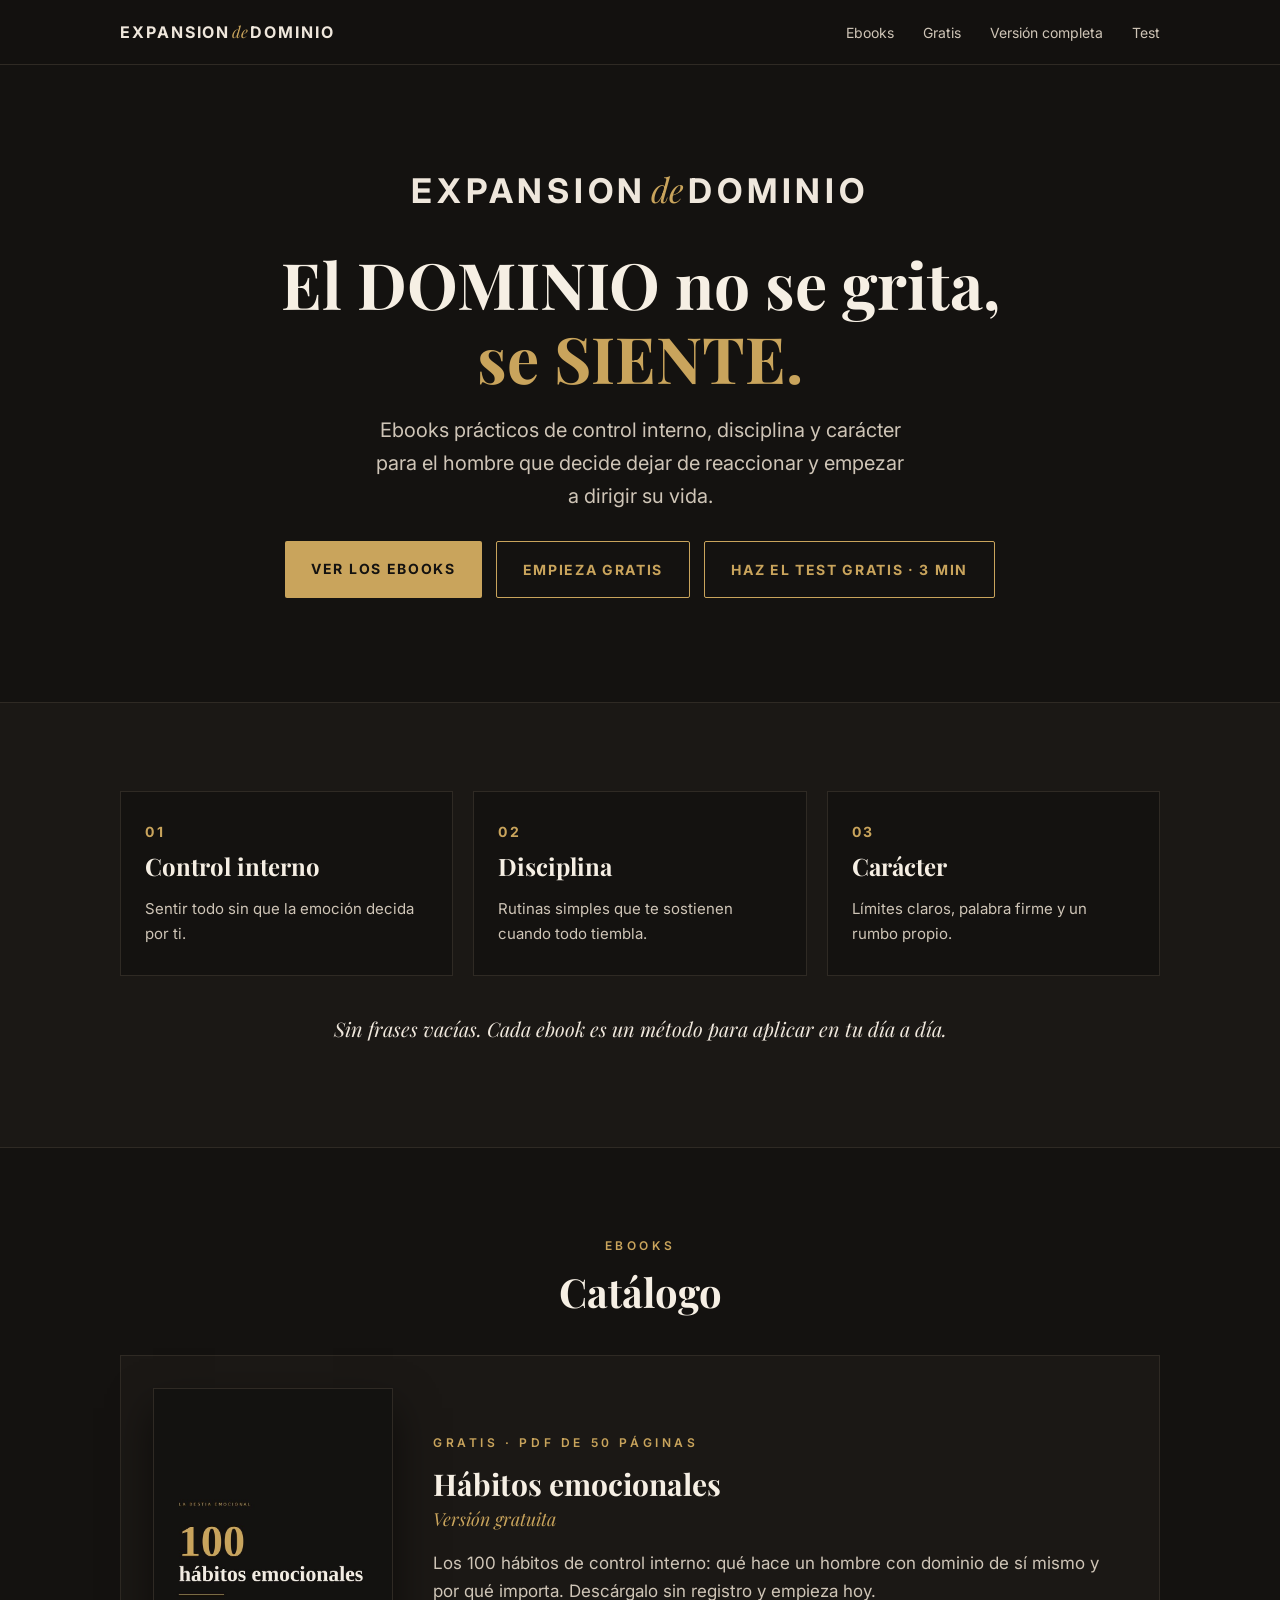
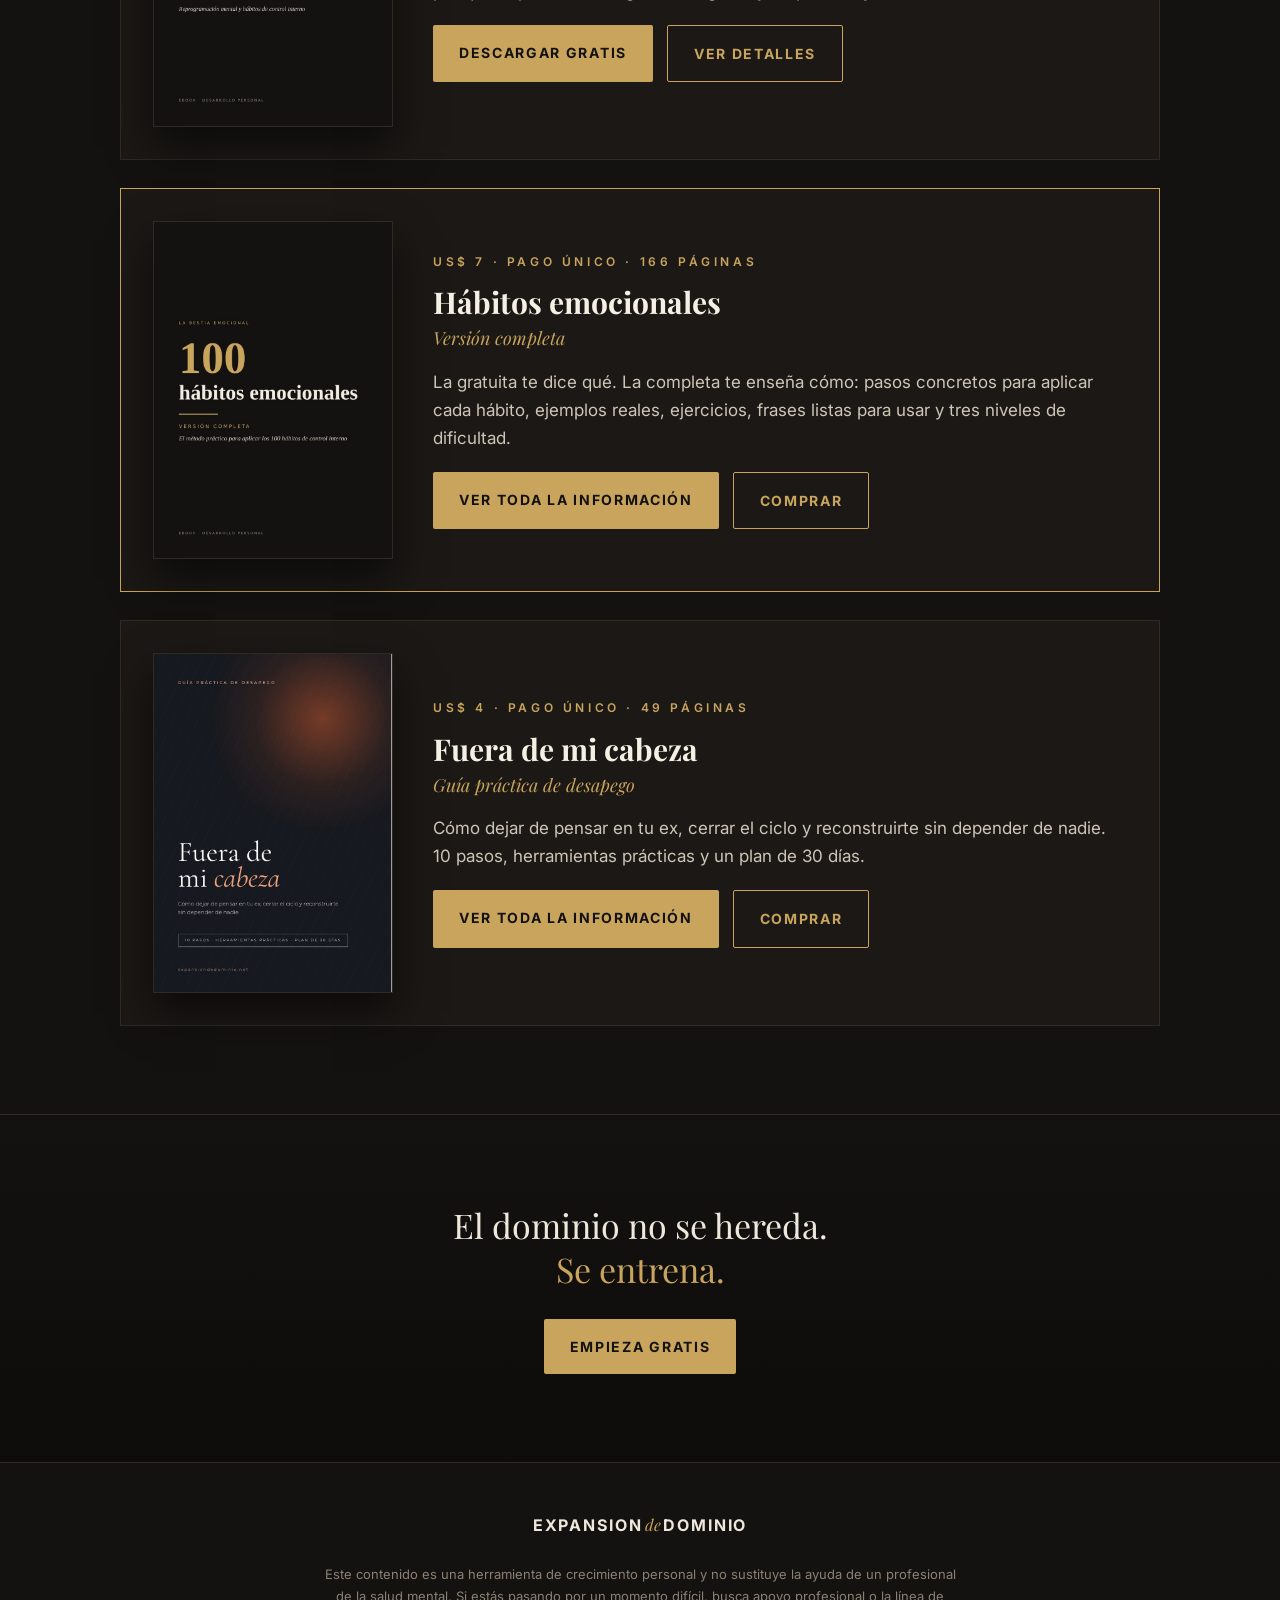
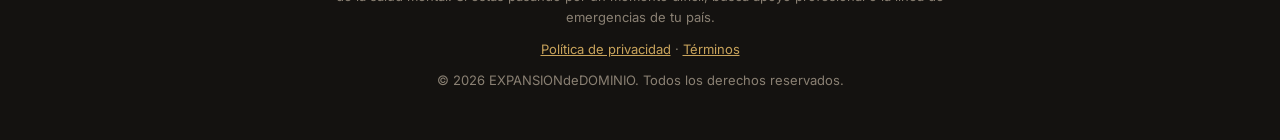
<file: site/index.html>
<!doctype html>
<html lang="es">
<head>
<meta charset="utf-8">
<meta name="viewport" content="width=device-width, initial-scale=1">
<title>EXPANSIONdeDOMINIO · Ebooks de control interno, disciplina y carácter</title>
<meta name="description" content="Ebooks prácticos de control interno, disciplina y carácter para el hombre que decide dejar de reaccionar y empezar a dirigir su vida. Empieza gratis.">
<link rel="canonical" href="__SITE__/">
<meta property="og:type" content="website">
<meta property="og:locale" content="es_LA">
<meta property="og:site_name" content="EXPANSIONdeDOMINIO">
<meta property="og:title" content="EXPANSIONdeDOMINIO · El DOMINIO no se grita, se SIENTE">
<meta property="og:description" content="Ebooks prácticos de control interno, disciplina y carácter para el hombre que decide dejar de reaccionar y empezar a dirigir su vida. Empieza gratis.">
<meta property="og:url" content="__SITE__/">
<meta property="og:image" content="__SITE__/og-inicio.jpg">
<meta property="og:image:width" content="1200">
<meta property="og:image:height" content="630">
<meta name="twitter:card" content="summary_large_image">
<script type="application/ld+json">
{"@context":"https://schema.org","@type":"WebSite","name":"EXPANSIONdeDOMINIO","url":"__SITE__/","inLanguage":"es"}
</script>
<link rel="icon" href="__SITE__/favicon.ico" sizes="any">
<link rel="icon" type="image/png" sizes="32x32" href="__SITE__/favicon-32.png">
<link rel="apple-touch-icon" href="__SITE__/apple-touch-icon.png">
<meta name="theme-color" content="#141210">
<link rel="preconnect" href="https://fonts.googleapis.com">
<link rel="preconnect" href="https://fonts.gstatic.com" crossorigin>
<link href="https://fonts.googleapis.com/css2?family=Inter:wght@400;600;700&family=Playfair+Display:ital,wght@0,600;0,700;1,400&display=swap" rel="stylesheet">
<link rel="stylesheet" href="estilos.css">
</head>
<body>

<header class="top">
  <div class="wrap top-in">
    <a href="./" class="logo">EXPANSION<span>de</span>DOMINIO</a>
    <nav>
      <a href="#ebooks">Ebooks</a>
      <a href="habitos-emocionales/#gratis">Gratis</a>
      <a href="habitos-emocionales/#completa">Versión completa</a>
      <a href="test/">Test</a>
    </nav>
  </div>
</header>

<main>

  <!-- PORTADA DE LA MARCA -->
  <section class="hero home-hero">
    <div class="wrap narrow center">
      <div class="brand-big">EXPANSION<span>de</span>DOMINIO</div>
      <h1>El DOMINIO no se grita,<br><span>se SIENTE.</span></h1>
      <p class="lead center-lead">Ebooks prácticos de control interno, disciplina y carácter para el hombre que decide dejar de reaccionar y empezar a dirigir su vida.</p>
      <div class="ctas center">
        <a class="btn btn-gold" href="#ebooks">Ver los ebooks</a>
        <a class="btn btn-line" href="habitos-emocionales/#gratis">Empieza gratis</a>
        <a class="btn btn-line" href="test/">Haz el test gratis · 3 min</a>
      </div>
    </div>
  </section>

  <!-- PILARES -->
  <section class="block alt">
    <div class="wrap">
      <div class="pillars">
        <div class="pillar">
          <span>01</span>
          <h3>Control interno</h3>
          <p>Sentir todo sin que la emoción decida por ti.</p>
        </div>
        <div class="pillar">
          <span>02</span>
          <h3>Disciplina</h3>
          <p>Rutinas simples que te sostienen cuando todo tiembla.</p>
        </div>
        <div class="pillar">
          <span>03</span>
          <h3>Carácter</h3>
          <p>Límites claros, palabra firme y un rumbo propio.</p>
        </div>
      </div>
      <p class="note center">Sin frases vacías. Cada ebook es un método para aplicar en tu día a día.</p>
    </div>
  </section>

  <!-- CATÁLOGO -->
  <section class="block" id="ebooks">
    <div class="wrap">
      <div class="center narrow">
        <div class="kicker">Ebooks</div>
        <h2>Catálogo</h2>
      </div>

      <div class="catalog">
        <article class="book">
          <a href="habitos-emocionales/#gratis" class="book-cover">
            <img src="habitos-emocionales/img/portada-gratuita.jpg" alt="Portada de Hábitos emocionales, versión gratuita" width="320" height="452" loading="lazy">
          </a>
          <div class="book-body">
            <div class="kicker">Gratis · PDF de 50 páginas</div>
            <h3>Hábitos emocionales</h3>
            <p class="book-sub">Versión gratuita</p>
            <p>Los 100 hábitos de control interno: qué hace un hombre con dominio de sí mismo y por qué importa. Descárgalo sin registro y empieza hoy.</p>
            <div class="ctas">
              <a class="btn btn-gold" href="habitos-emocionales/descargas/habitos-emocionales-version-gratuita.pdf" download>Descargar gratis</a>
              <a class="btn btn-line" href="habitos-emocionales/#gratis">Ver detalles</a>
            </div>
          </div>
        </article>

        <article class="book featured">
          <a href="habitos-emocionales/#completa" class="book-cover">
            <img src="habitos-emocionales/img/portada-completa.jpg" alt="Portada de Hábitos emocionales, versión completa" width="320" height="452" loading="lazy">
          </a>
          <div class="book-body">
            <div class="kicker">US$ 7 · Pago único · 166 páginas</div>
            <h3>Hábitos emocionales</h3>
            <p class="book-sub">Versión completa</p>
            <p>La gratuita te dice qué. La completa te enseña cómo: pasos concretos para aplicar cada hábito, ejemplos reales, ejercicios, frases listas para usar y tres niveles de dificultad.</p>
            <div class="ctas">
              <a class="btn btn-gold" href="habitos-emocionales/#completa">Ver toda la información</a>
              <a class="btn btn-line" href="habitos-emocionales/comprar">Comprar</a>
            </div>
          </div>
        </article>

        <article class="book">
          <a href="fuera-de-mi-cabeza/" class="book-cover">
            <img src="fuera-de-mi-cabeza/img/portada.jpg" alt="Portada de Fuera de mi cabeza, guía práctica de desapego" width="320" height="454" loading="lazy">
          </a>
          <div class="book-body">
            <div class="kicker">US$ 4 · Pago único · 49 páginas</div>
            <h3>Fuera de mi cabeza</h3>
            <p class="book-sub">Guía práctica de desapego</p>
            <p>Cómo dejar de pensar en tu ex, cerrar el ciclo y reconstruirte sin depender de nadie. 10 pasos, herramientas prácticas y un plan de 30 días.</p>
            <div class="ctas">
              <a class="btn btn-gold" href="fuera-de-mi-cabeza/">Ver toda la información</a>
              <a class="btn btn-line" href="fuera-de-mi-cabeza/comprar">Comprar</a>
            </div>
          </div>
        </article>
      </div>
    </div>
  </section>

  <!-- CIERRE -->
  <section class="block final">
    <div class="wrap narrow center">
      <p class="closing">El dominio no se hereda.<br><span>Se entrena.</span></p>
      <div class="ctas center">
        <a class="btn btn-gold" href="habitos-emocionales/#gratis">Empieza gratis</a>
      </div>
    </div>
  </section>

</main>

<footer>
  <div class="wrap">
    <div class="logo">EXPANSION<span>de</span>DOMINIO</div>
    <p class="small">Este contenido es una herramienta de crecimiento personal y no sustituye la ayuda de un profesional de la salud mental. Si estás pasando por un momento difícil, busca apoyo profesional o la línea de emergencias de tu país.</p>
    <p class="small"><a href="privacidad.html">Política de privacidad</a> · <a href="terminos.html">Términos</a></p>
    <p class="small">© <span id="y">2026</span> EXPANSIONdeDOMINIO. Todos los derechos reservados.</p>
  </div>
</footer>

<script>document.getElementById('y').textContent = new Date().getFullYear();</script>
</body>
</html>
</file>
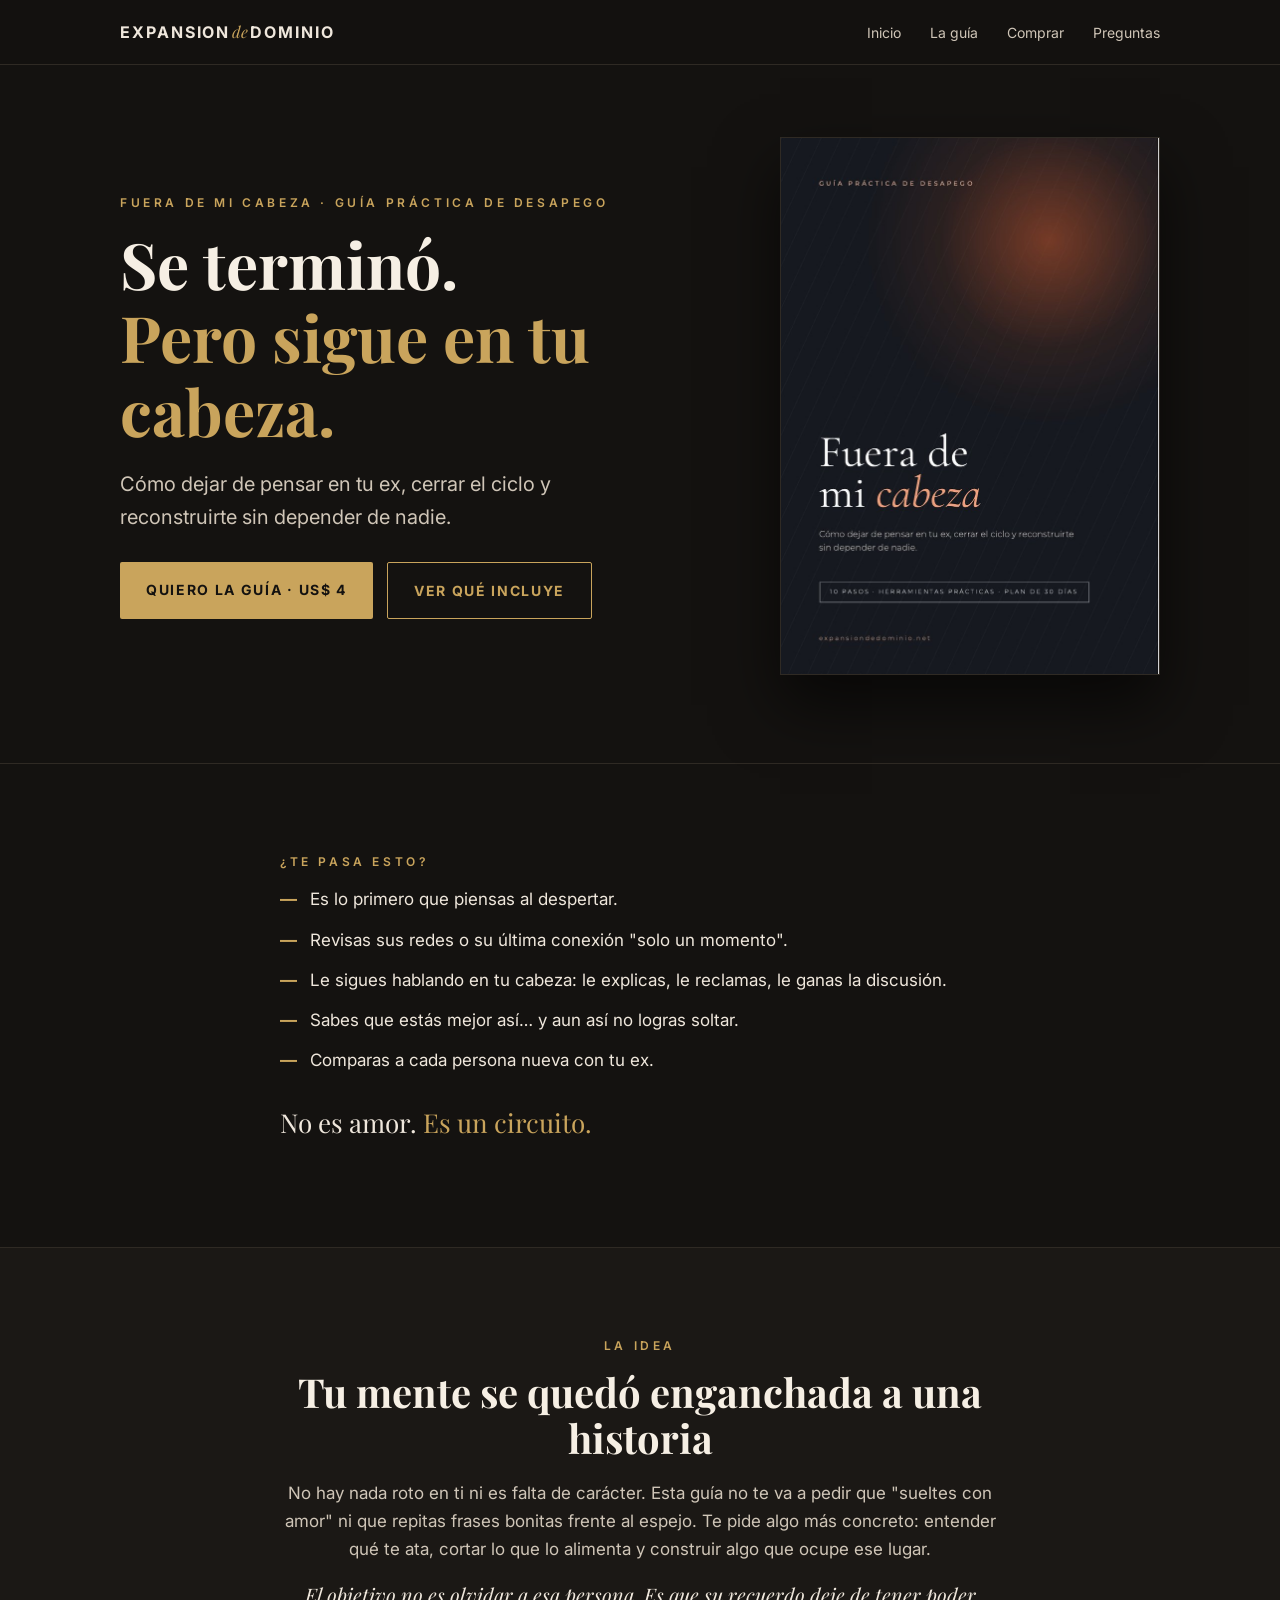
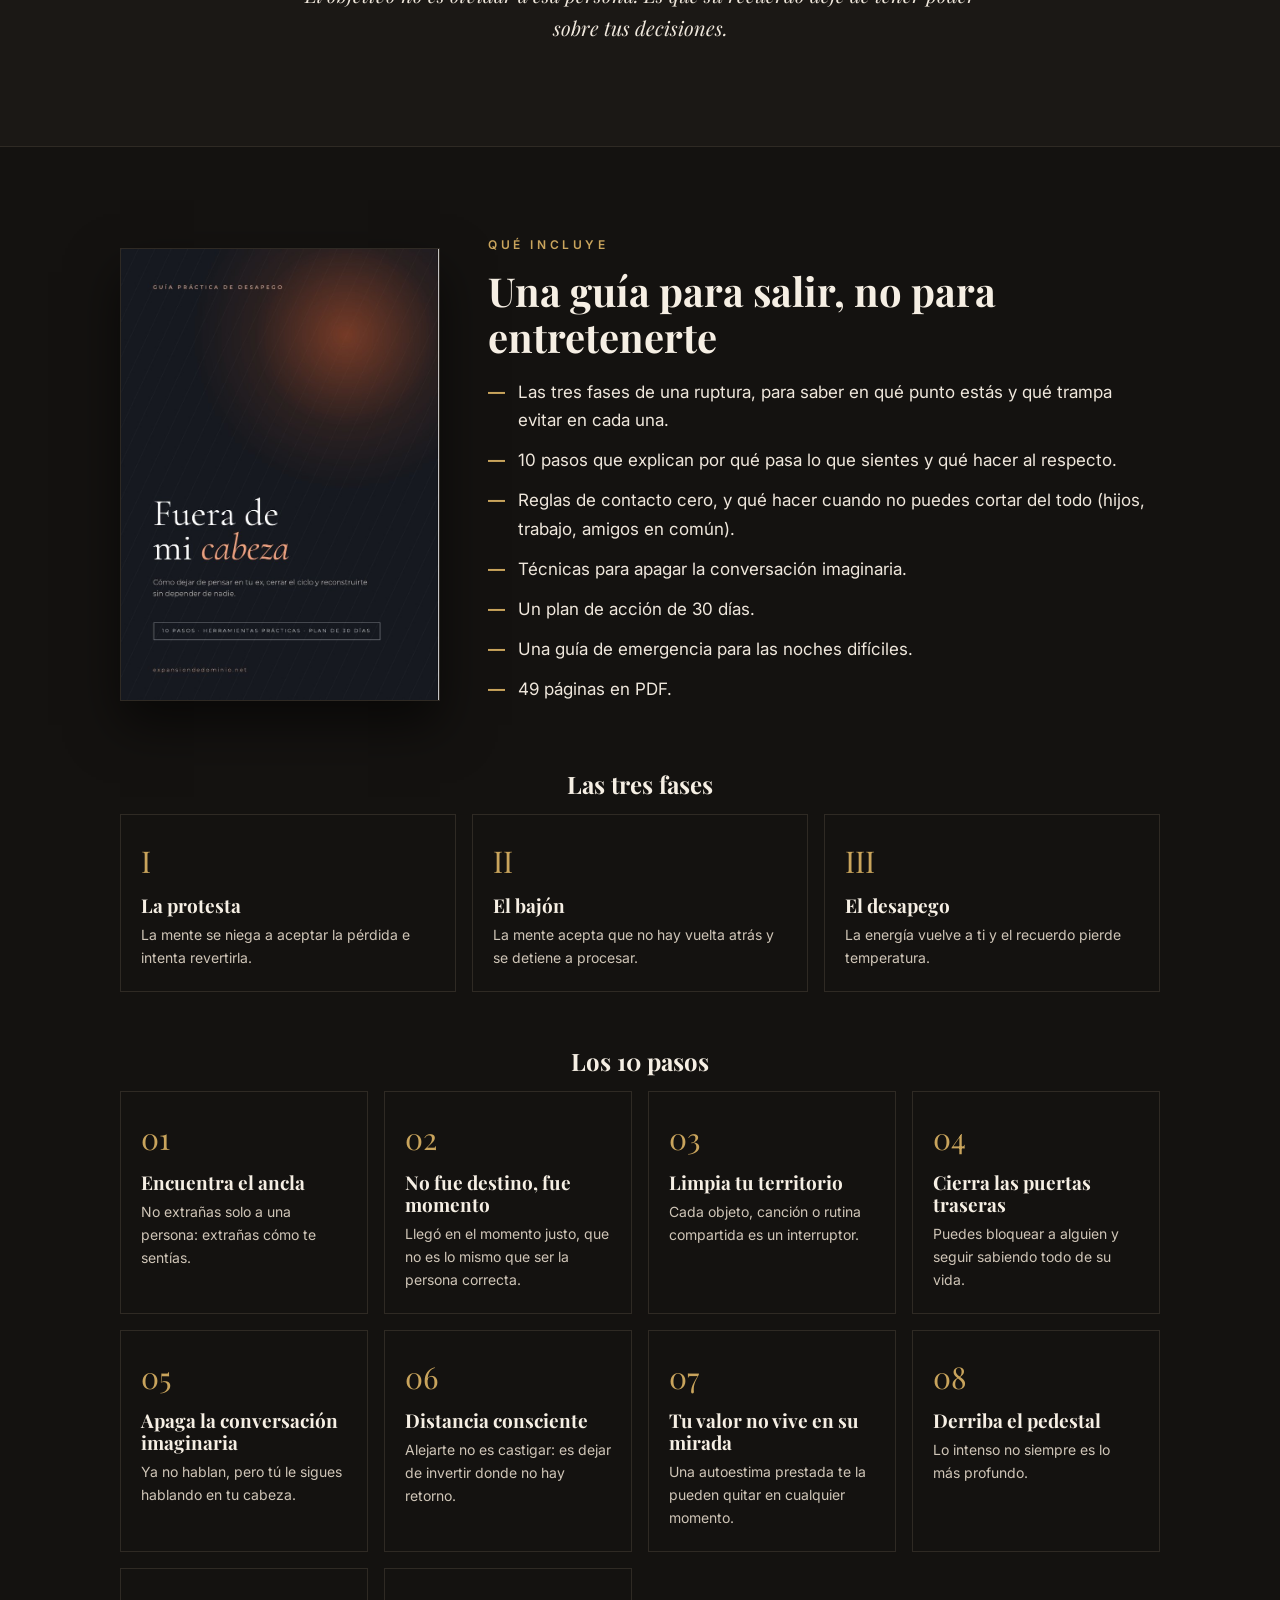
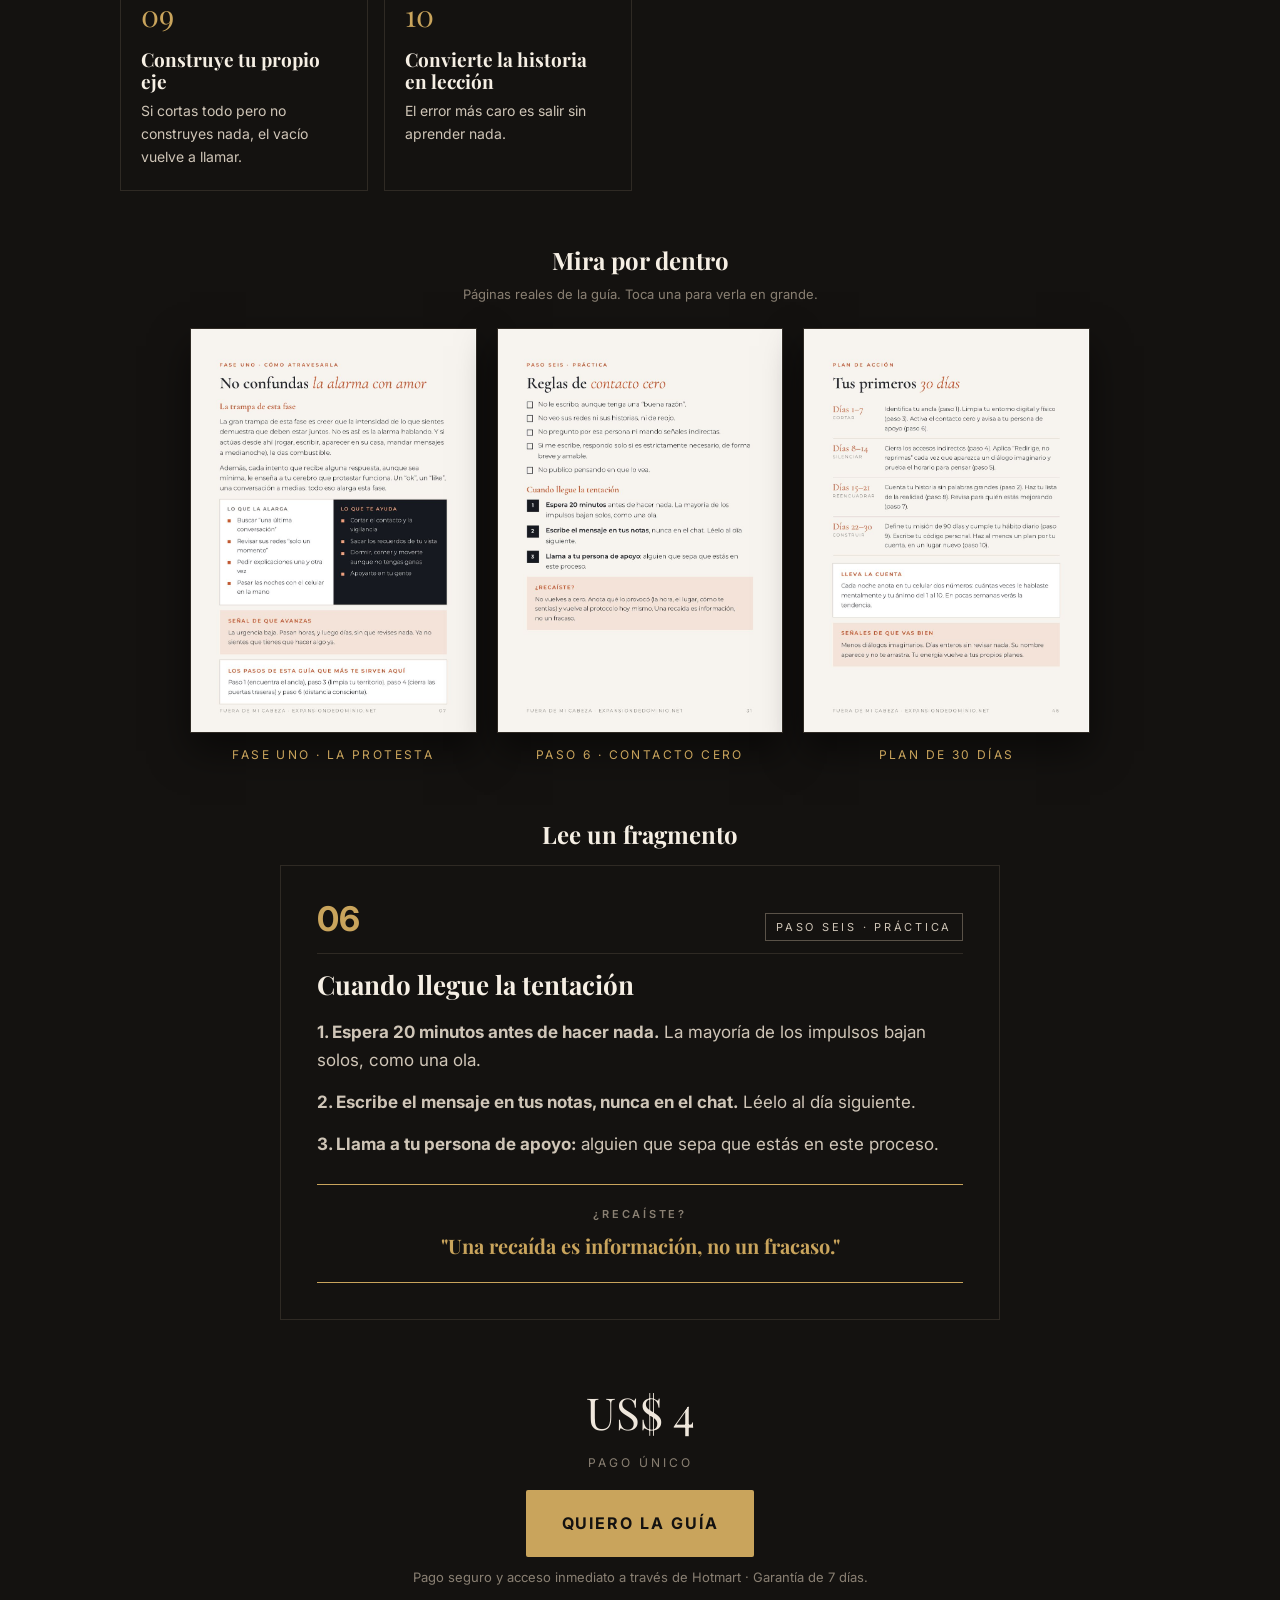
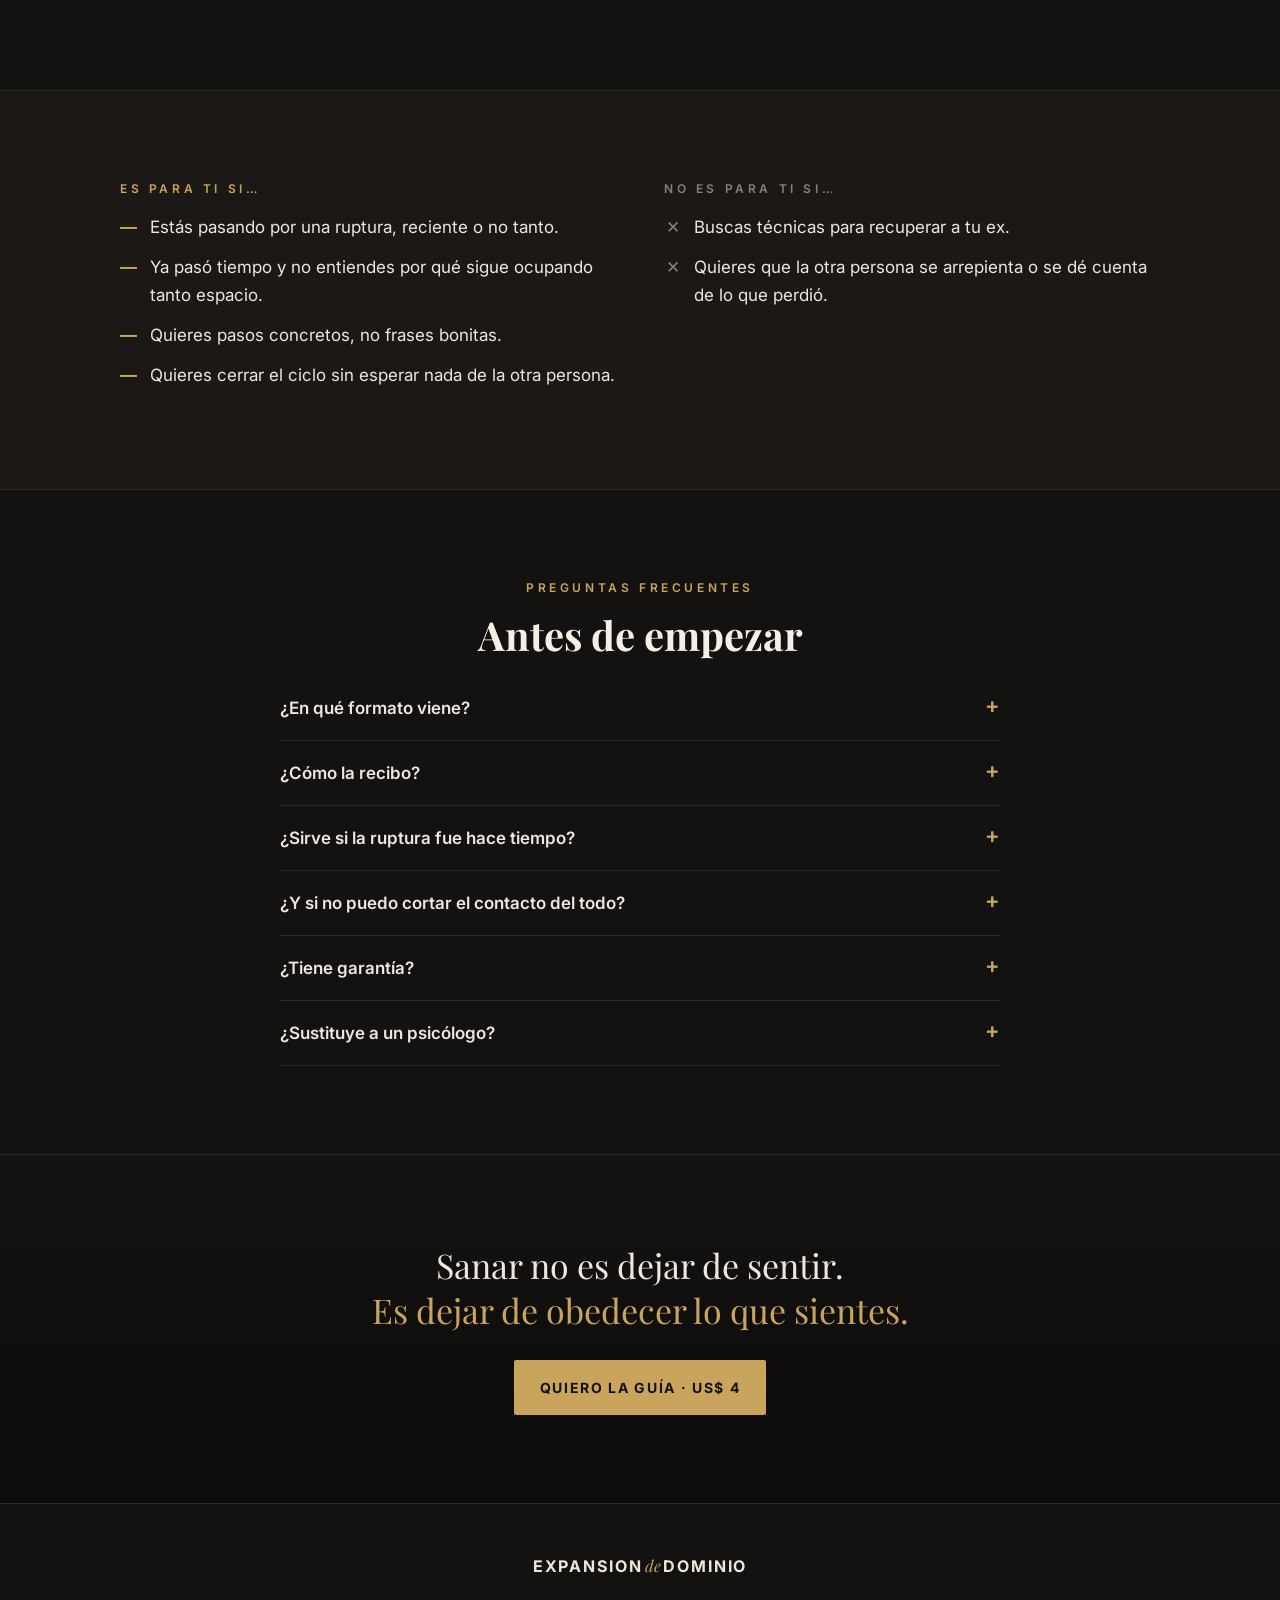
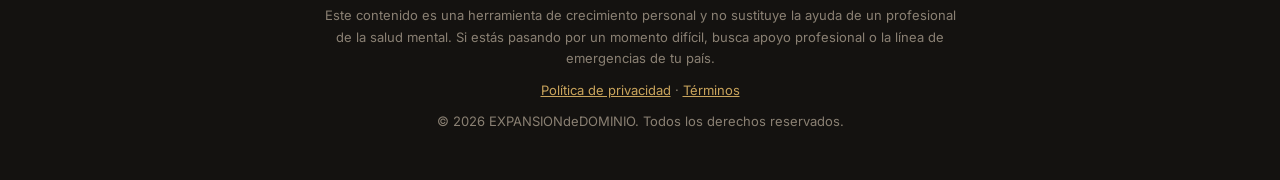
<file: site/fuera-de-mi-cabeza/index.html>
<!doctype html>
<html lang="es">
<head>
<meta charset="utf-8">
<meta name="viewport" content="width=device-width, initial-scale=1">
<title>Fuera de mi cabeza · Guía práctica de desapego · EXPANSIONdeDOMINIO</title>
<meta name="description" content="Cómo dejar de pensar en tu ex, cerrar el ciclo y reconstruirte sin depender de nadie. 10 pasos, herramientas prácticas y un plan de 30 días. PDF de 49 páginas por US$ 4.">
<link rel="canonical" href="__SITE__/fuera-de-mi-cabeza/">
<meta property="og:type" content="product">
<meta property="og:locale" content="es_LA">
<meta property="og:site_name" content="EXPANSIONdeDOMINIO">
<meta property="og:title" content="Fuera de mi cabeza · Guía práctica de desapego">
<meta property="og:description" content="Deja de pensar en tu ex, cierra el ciclo y reconstrúyete sin depender de nadie. 10 pasos y un plan de 30 días.">
<meta property="og:url" content="__SITE__/fuera-de-mi-cabeza/">
<meta property="og:image" content="__SITE__/fuera-de-mi-cabeza/img/og.jpg">
<meta property="og:image:width" content="1200">
<meta property="og:image:height" content="630">
<meta name="twitter:card" content="summary_large_image">
<script type="application/ld+json">
{"@context":"https://schema.org","@type":"Product","name":"Fuera de mi cabeza · Guía práctica de desapego","description":"Ebook de 49 páginas: cómo dejar de pensar en tu ex, cerrar el ciclo y reconstruirte sin depender de nadie. 10 pasos, herramientas prácticas y un plan de 30 días.","image":"__SITE__/fuera-de-mi-cabeza/img/portada.jpg","brand":{"@type":"Brand","name":"EXPANSIONdeDOMINIO"},"inLanguage":"es","offers":{"@type":"Offer","price":"4.00","priceCurrency":"USD","availability":"https://schema.org/InStock","url":"__SITE__/fuera-de-mi-cabeza/"}}
</script>
<link rel="icon" href="__SITE__/favicon.ico" sizes="any">
<link rel="icon" type="image/png" sizes="32x32" href="__SITE__/favicon-32.png">
<link rel="apple-touch-icon" href="__SITE__/apple-touch-icon.png">
<meta name="theme-color" content="#141210">
<link rel="preconnect" href="https://fonts.googleapis.com">
<link rel="preconnect" href="https://fonts.gstatic.com" crossorigin>
<link href="https://fonts.googleapis.com/css2?family=Inter:wght@400;600;700&family=Playfair+Display:ital,wght@0,600;0,700;1,400&display=swap" rel="stylesheet">
<link rel="stylesheet" href="../estilos.css">
</head>
<body>

<header class="top">
  <div class="wrap top-in">
    <a href="../" class="logo">EXPANSION<span>de</span>DOMINIO</a>
    <nav>
      <a href="../">Inicio</a>
      <a href="#guia">La guía</a>
      <a href="#comprar">Comprar</a>
      <a href="#faq">Preguntas</a>
    </nav>
  </div>
</header>

<main>

  <!-- 1. PORTADA -->
  <section class="hero">
    <div class="wrap hero-in">
      <div class="hero-text">
        <div class="kicker">Fuera de mi cabeza · Guía práctica de desapego</div>
        <h1>Se terminó.<br><span>Pero sigue en tu cabeza.</span></h1>
        <p class="lead">Cómo dejar de pensar en tu ex, cerrar el ciclo y reconstruirte sin depender de nadie.</p>
        <div class="ctas">
          <a class="btn btn-gold" href="#comprar">Quiero la guía · US$ 4</a>
          <a class="btn btn-line" href="#guia">Ver qué incluye</a>
        </div>
      </div>
      <div class="hero-img">
        <img src="img/portada.jpg" alt="Portada del ebook Fuera de mi cabeza, guía práctica de desapego" width="380" height="539">
      </div>
    </div>
  </section>

  <!-- 2. ¿TE PASA? -->
  <section class="block">
    <div class="wrap narrow">
      <div class="kicker">¿Te pasa esto?</div>
      <ul class="checks">
        <li>Es lo primero que piensas al despertar.</li>
        <li>Revisas sus redes o su última conexión "solo un momento".</li>
        <li>Le sigues hablando en tu cabeza: le explicas, le reclamas, le ganas la discusión.</li>
        <li>Sabes que estás mejor así… y aun así no logras soltar.</li>
        <li>Comparas a cada persona nueva con tu ex.</li>
      </ul>
      <p class="punch">No es amor. <span>Es un circuito.</span></p>
    </div>
  </section>

  <!-- 3. LA IDEA -->
  <section class="block alt">
    <div class="wrap narrow center">
      <div class="kicker">La idea</div>
      <h2>Tu mente se quedó enganchada a una historia</h2>
      <p>No hay nada roto en ti ni es falta de carácter. Esta guía no te va a pedir que "sueltes con amor" ni que repitas frases bonitas frente al espejo. Te pide algo más concreto: entender qué te ata, cortar lo que lo alimenta y construir algo que ocupe ese lugar.</p>
      <p class="note">El objetivo no es olvidar a esa persona. Es que su recuerdo deje de tener poder sobre tus decisiones.</p>
    </div>
  </section>

  <!-- 4. QUÉ INCLUYE -->
  <section class="block" id="guia">
    <div class="wrap">
      <div class="split">
        <div class="split-img">
          <img src="img/portada.jpg" alt="Portada de Fuera de mi cabeza" width="320" height="454" loading="lazy">
        </div>
        <div>
          <div class="kicker">Qué incluye</div>
          <h2>Una guía para salir, no para entretenerte</h2>
          <ul class="checks">
            <li>Las tres fases de una ruptura, para saber en qué punto estás y qué trampa evitar en cada una.</li>
            <li>10 pasos que explican por qué pasa lo que sientes y qué hacer al respecto.</li>
            <li>Reglas de contacto cero, y qué hacer cuando no puedes cortar del todo (hijos, trabajo, amigos en común).</li>
            <li>Técnicas para apagar la conversación imaginaria.</li>
            <li>Un plan de acción de 30 días.</li>
            <li>Una guía de emergencia para las noches difíciles.</li>
            <li>49 páginas en PDF.</li>
          </ul>
        </div>
      </div>

      <h3 class="center top-gap">Las tres fases</h3>
      <div class="cards cards-3">
        <div class="card"><span>I</span><h4>La protesta</h4><p>La mente se niega a aceptar la pérdida e intenta revertirla.</p></div>
        <div class="card"><span>II</span><h4>El bajón</h4><p>La mente acepta que no hay vuelta atrás y se detiene a procesar.</p></div>
        <div class="card"><span>III</span><h4>El desapego</h4><p>La energía vuelve a ti y el recuerdo pierde temperatura.</p></div>
      </div>

      <h3 class="center top-gap">Los 10 pasos</h3>
      <div class="cards">
        <div class="card"><span>01</span><h4>Encuentra el ancla</h4><p>No extrañas solo a una persona: extrañas cómo te sentías.</p></div>
        <div class="card"><span>02</span><h4>No fue destino, fue momento</h4><p>Llegó en el momento justo, que no es lo mismo que ser la persona correcta.</p></div>
        <div class="card"><span>03</span><h4>Limpia tu territorio</h4><p>Cada objeto, canción o rutina compartida es un interruptor.</p></div>
        <div class="card"><span>04</span><h4>Cierra las puertas traseras</h4><p>Puedes bloquear a alguien y seguir sabiendo todo de su vida.</p></div>
        <div class="card"><span>05</span><h4>Apaga la conversación imaginaria</h4><p>Ya no hablan, pero tú le sigues hablando en tu cabeza.</p></div>
        <div class="card"><span>06</span><h4>Distancia consciente</h4><p>Alejarte no es castigar: es dejar de invertir donde no hay retorno.</p></div>
        <div class="card"><span>07</span><h4>Tu valor no vive en su mirada</h4><p>Una autoestima prestada te la pueden quitar en cualquier momento.</p></div>
        <div class="card"><span>08</span><h4>Derriba el pedestal</h4><p>Lo intenso no siempre es lo más profundo.</p></div>
        <div class="card"><span>09</span><h4>Construye tu propio eje</h4><p>Si cortas todo pero no construyes nada, el vacío vuelve a llamar.</p></div>
        <div class="card"><span>10</span><h4>Convierte la historia en lección</h4><p>El error más caro es salir sin aprender nada.</p></div>
      </div>

      <h3 class="center top-gap">Mira por dentro</h3>
      <p class="center small gallery-hint">Páginas reales de la guía. Toca una para verla en grande.</p>
      <div class="gallery">
        <a href="img/muestra/fase-uno.jpg" target="_blank" rel="noopener"><img src="img/muestra/fase-uno.jpg" alt="Página de la fase uno: no confundas la alarma con amor" width="909" height="1288" loading="lazy"><span>Fase uno · La protesta</span></a>
        <a href="img/muestra/contacto-cero.jpg" target="_blank" rel="noopener"><img src="img/muestra/contacto-cero.jpg" alt="Página del paso seis: reglas de contacto cero" width="909" height="1288" loading="lazy"><span>Paso 6 · Contacto cero</span></a>
        <a href="img/muestra/plan-30-dias.jpg" target="_blank" rel="noopener"><img src="img/muestra/plan-30-dias.jpg" alt="Página del plan de acción de 30 días" width="909" height="1288" loading="lazy"><span>Plan de 30 días</span></a>
      </div>

      <h3 class="center top-gap">Lee un fragmento</h3>
      <div class="sample">
        <div class="sample-meta"><span class="num">06</span><span class="lvl">Paso seis · Práctica</span></div>
        <h4>Cuando llegue la tentación</h4>
        <p><strong>1. Espera 20 minutos antes de hacer nada.</strong> La mayoría de los impulsos bajan solos, como una ola.</p>
        <p><strong>2. Escribe el mensaje en tus notas, nunca en el chat.</strong> Léelo al día siguiente.</p>
        <p><strong>3. Llama a tu persona de apoyo:</strong> alguien que sepa que estás en este proceso.</p>
        <div class="sample-rule">
          <div class="sample-label">¿Recaíste?</div>
          <p>"Una recaída es información, no un fracaso."</p>
        </div>
      </div>

      <div class="buy" id="comprar">
        <div class="price">US$ 4 <span class="price-note">pago único</span></div>
        <!-- "comprar" redirige al enlace de Hotmart (se configura en deploy/nginx.conf) y cuenta los clics en las estadísticas -->
        <a class="btn btn-gold btn-big" href="comprar">Quiero la guía</a>
        <p class="small">Pago seguro y acceso inmediato a través de Hotmart · Garantía de 7 días.</p>
      </div>
    </div>
  </section>

  <!-- 5. PARA QUIÉN ES -->
  <section class="block alt">
    <div class="wrap two">
      <div>
        <div class="kicker">Es para ti si…</div>
        <ul class="checks">
          <li>Estás pasando por una ruptura, reciente o no tanto.</li>
          <li>Ya pasó tiempo y no entiendes por qué sigue ocupando tanto espacio.</li>
          <li>Quieres pasos concretos, no frases bonitas.</li>
          <li>Quieres cerrar el ciclo sin esperar nada de la otra persona.</li>
        </ul>
      </div>
      <div>
        <div class="kicker muted">No es para ti si…</div>
        <ul class="crosses">
          <li>Buscas técnicas para recuperar a tu ex.</li>
          <li>Quieres que la otra persona se arrepienta o se dé cuenta de lo que perdió.</li>
        </ul>
      </div>
    </div>
  </section>

  <!-- 6. PREGUNTAS FRECUENTES -->
  <section class="block" id="faq">
    <div class="wrap narrow">
      <div class="kicker center">Preguntas frecuentes</div>
      <h2 class="center">Antes de empezar</h2>
      <details><summary>¿En qué formato viene?</summary><p>En PDF de 49 páginas, para leer en el móvil, la tableta o el ordenador.</p></details>
      <details><summary>¿Cómo la recibo?</summary><p>Al comprar, Hotmart te envía el acceso a tu correo de inmediato.</p></details>
      <details><summary>¿Sirve si la ruptura fue hace tiempo?</summary><p>Sí. La guía empieza por las tres fases de una ruptura para que identifiques en qué punto estás, sea reciente o haya pasado tiempo.</p></details>
      <details><summary>¿Y si no puedo cortar el contacto del todo?</summary><p>El paso 6 tiene una parte dedicada a eso: cómo manejar el contacto mínimo cuando hay hijos en común, trabajan juntos o comparten un círculo cercano.</p></details>
      <details><summary>¿Tiene garantía?</summary><p>Sí. La compra a través de Hotmart incluye un periodo de garantía de 7 días.</p></details>
      <details><summary>¿Sustituye a un psicólogo?</summary><p>No. Es material de crecimiento personal. Si sientes una tristeza que no se va, ansiedad que te impide funcionar o pensamientos de hacerte daño, busca ayuda profesional.</p></details>
    </div>
  </section>

  <!-- 7. CIERRE -->
  <section class="block final">
    <div class="wrap narrow center">
      <p class="closing">Sanar no es dejar de sentir.<br><span>Es dejar de obedecer lo que sientes.</span></p>
      <div class="ctas center">
        <a class="btn btn-gold" href="comprar">Quiero la guía · US$ 4</a>
      </div>
    </div>
  </section>

</main>

<!-- 8. PIE -->
<footer>
  <div class="wrap">
    <div class="logo">EXPANSION<span>de</span>DOMINIO</div>
    <p class="small">Este contenido es una herramienta de crecimiento personal y no sustituye la ayuda de un profesional de la salud mental. Si estás pasando por un momento difícil, busca apoyo profesional o la línea de emergencias de tu país.</p>
    <p class="small"><a href="../privacidad.html">Política de privacidad</a> · <a href="../terminos.html">Términos</a></p>
    <p class="small">© <span id="y">2026</span> EXPANSIONdeDOMINIO. Todos los derechos reservados.</p>
  </div>
</footer>

<!-- Barra fija de compra (solo móvil) -->
<div class="mobile-buy" aria-label="Comprar Fuera de mi cabeza">
  <div class="mobile-buy-text"><strong>Fuera de mi cabeza</strong><span>US$ 4 · pago único</span></div>
  <a class="btn btn-gold" href="comprar">Comprar</a>
</div>

<script>document.getElementById('y').textContent = new Date().getFullYear();</script>
</body>
</html>
</file>
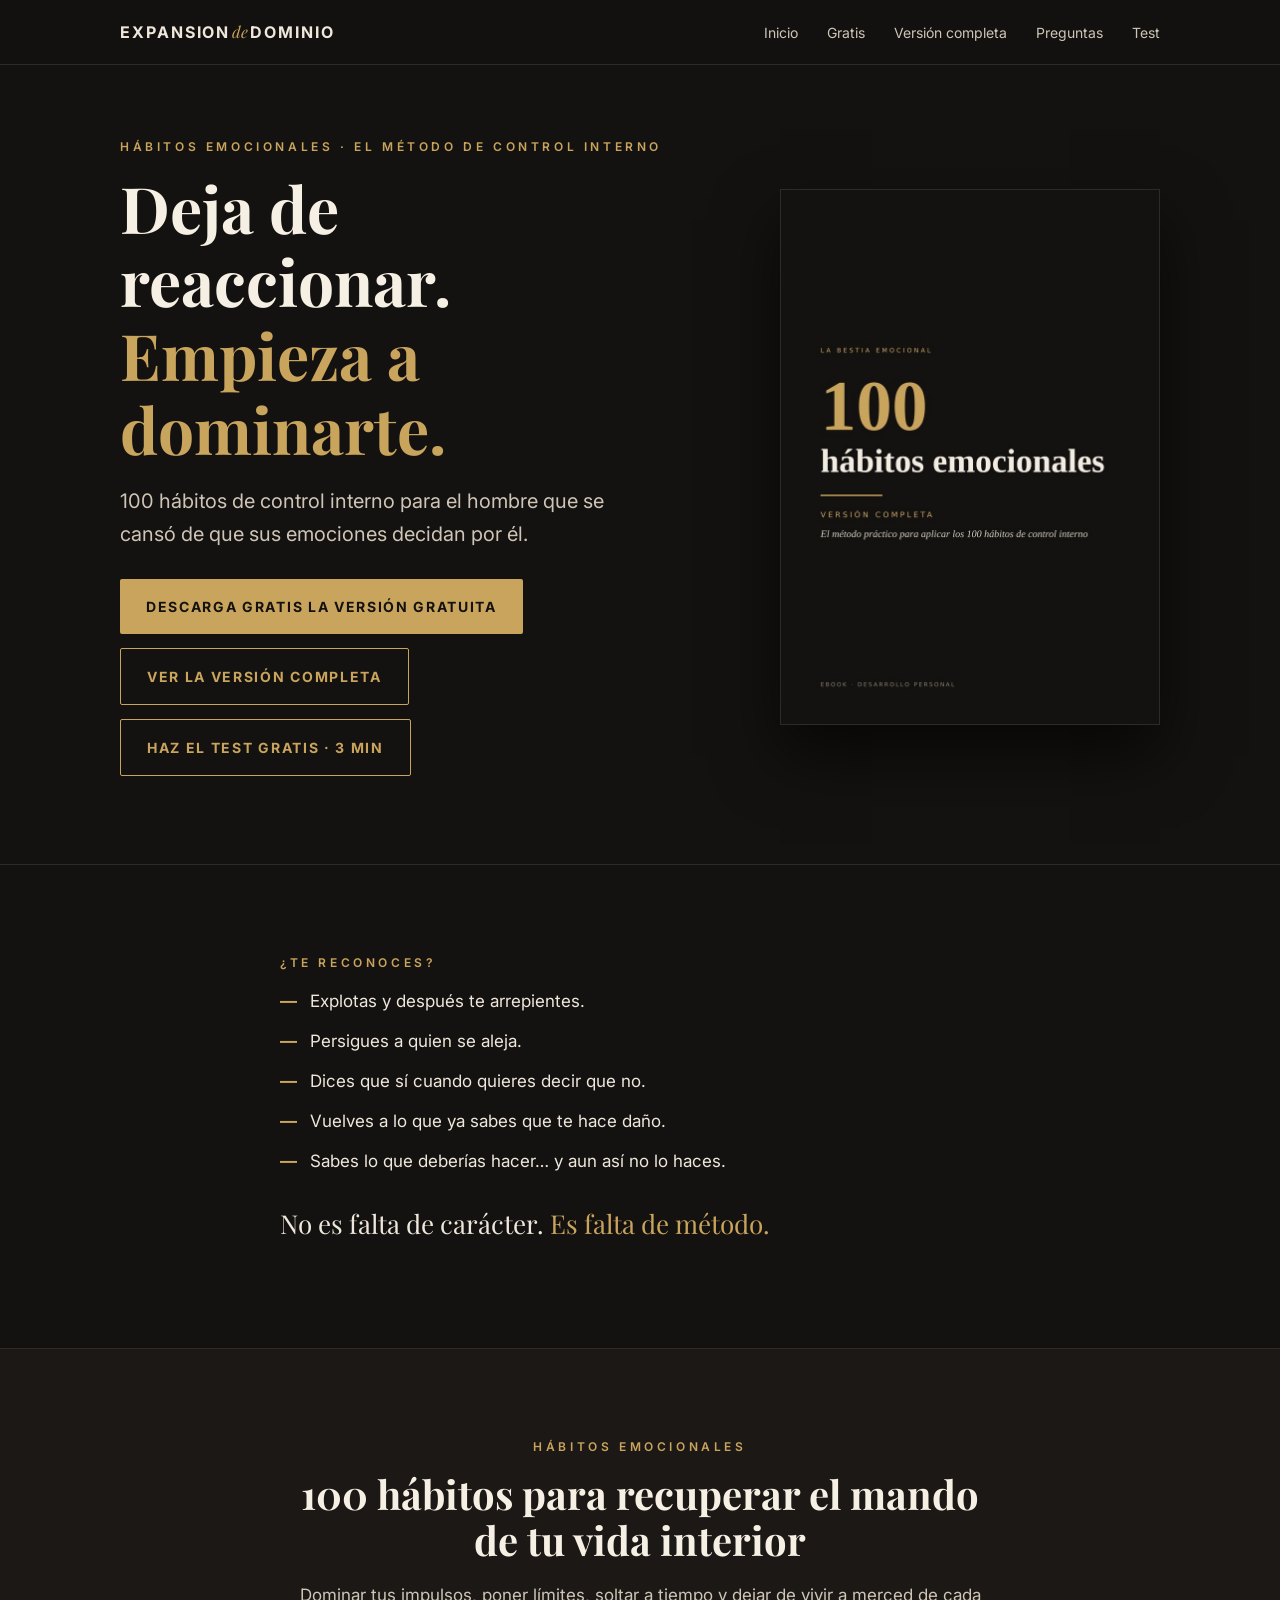
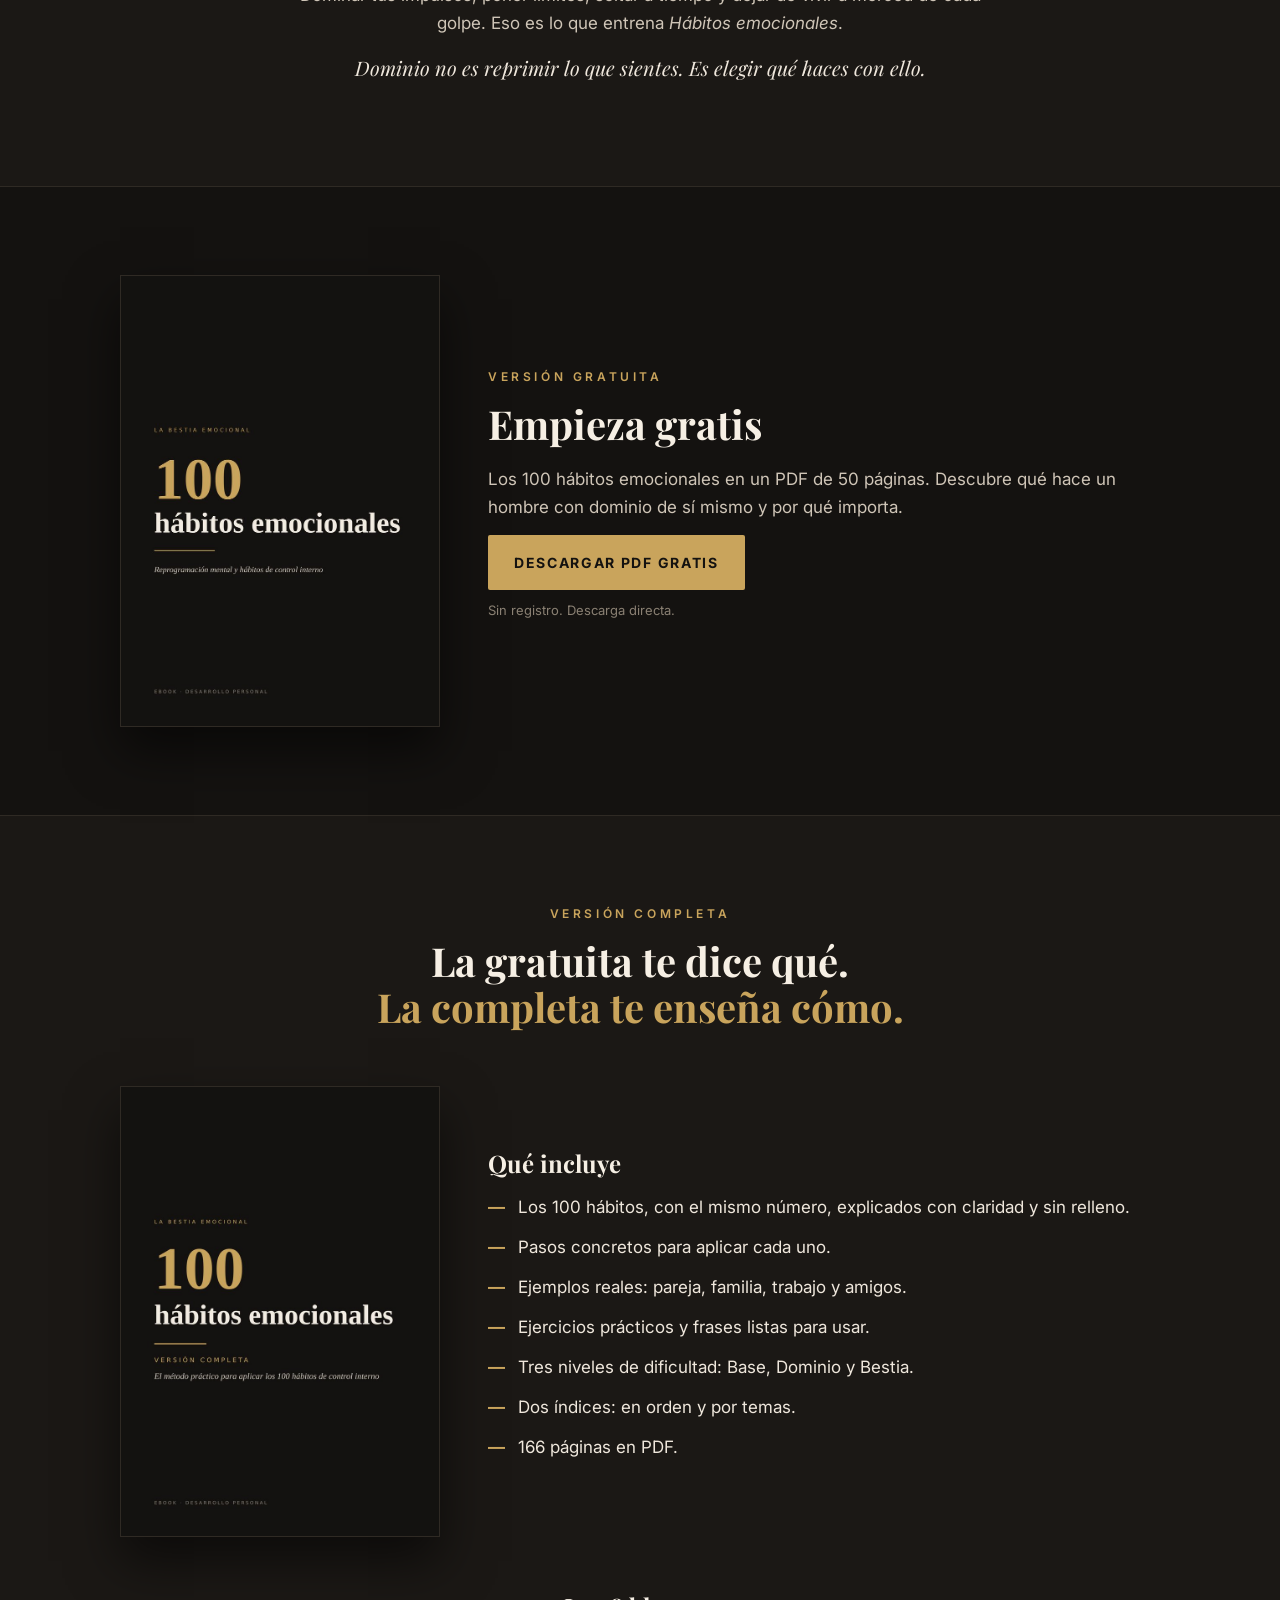
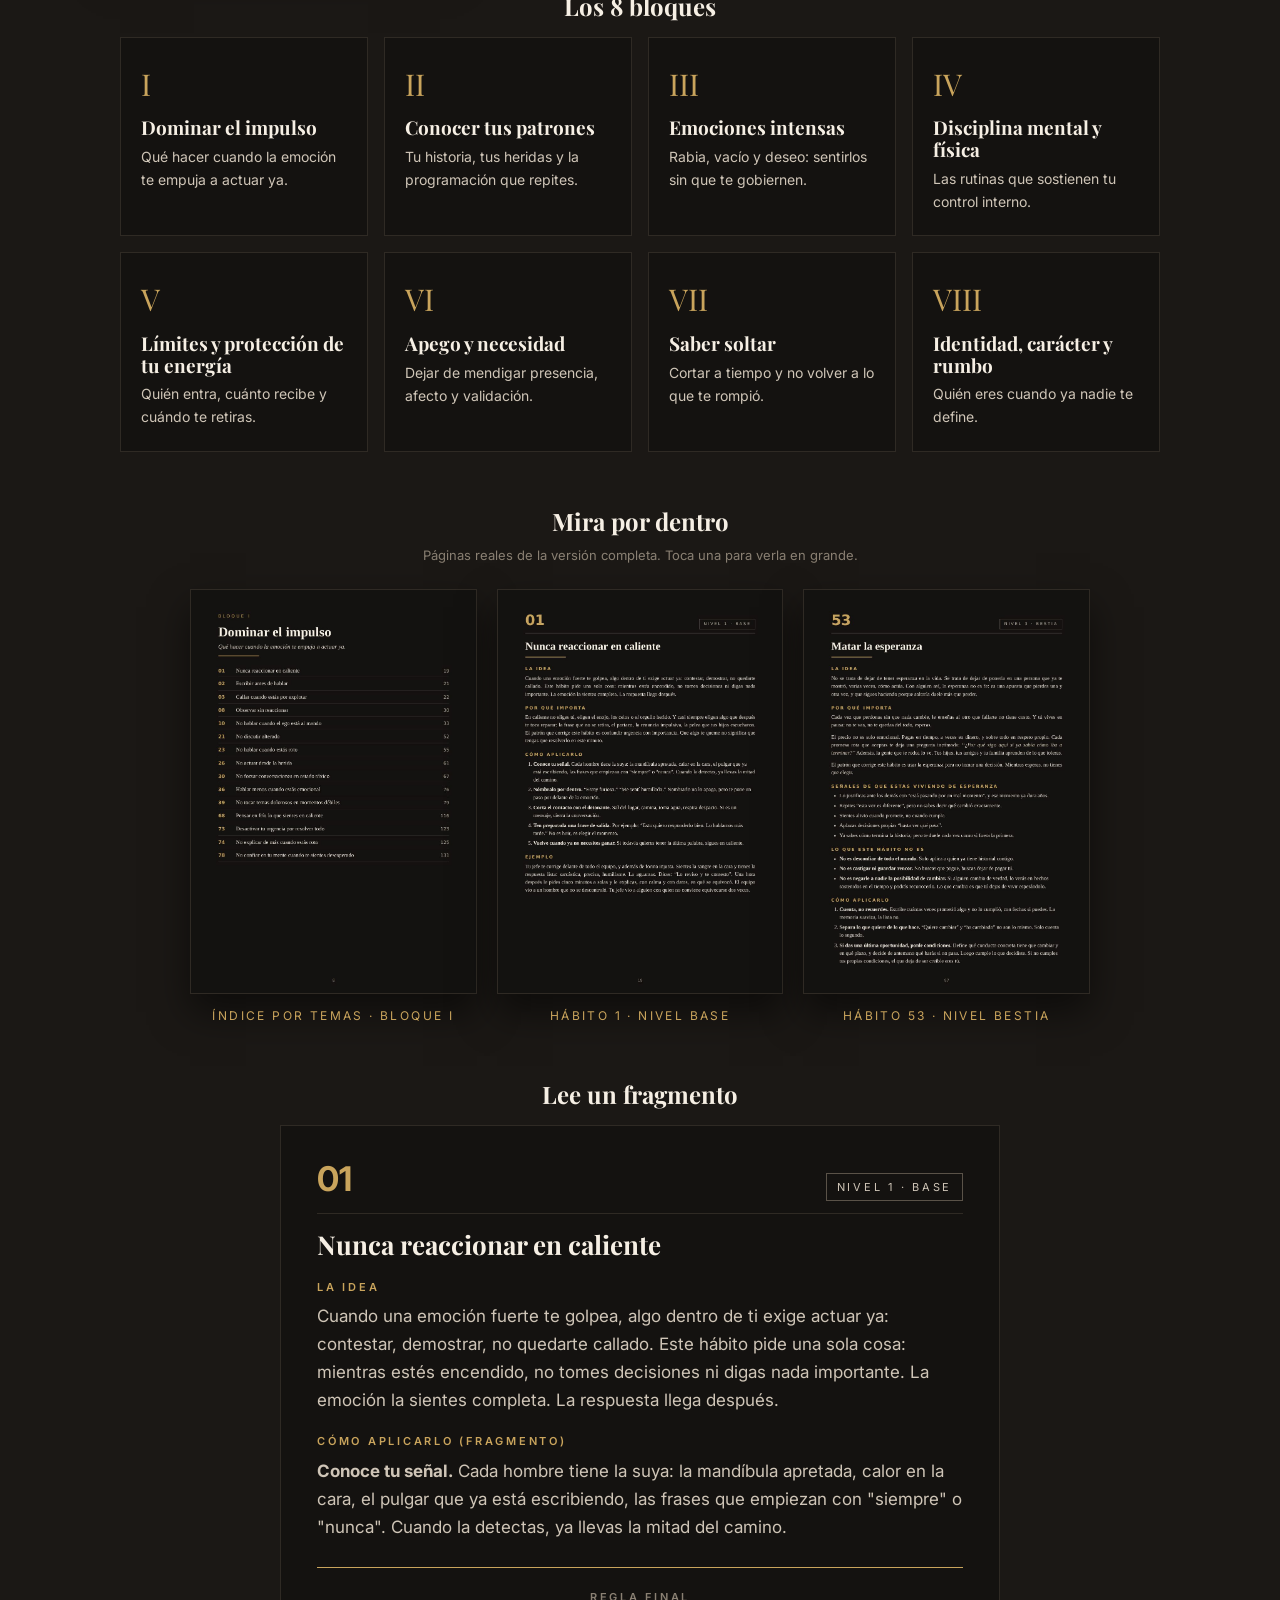
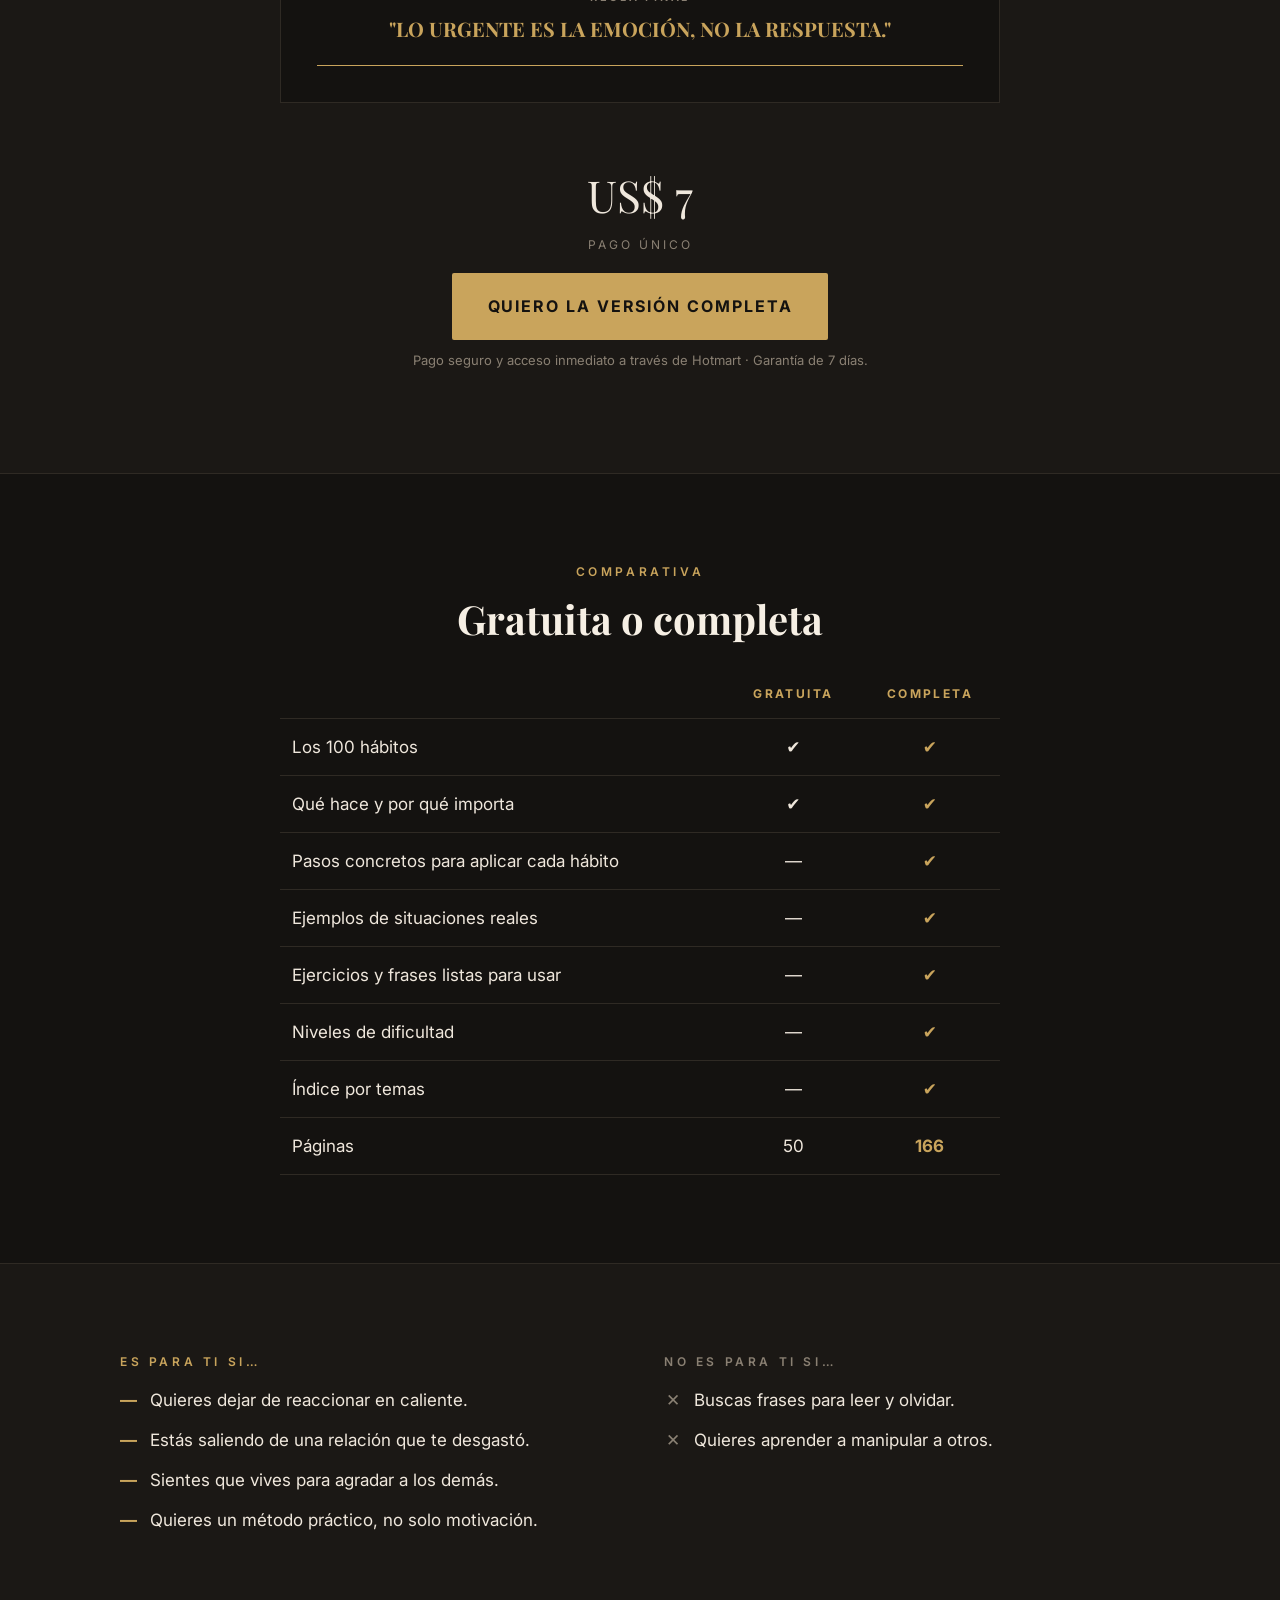
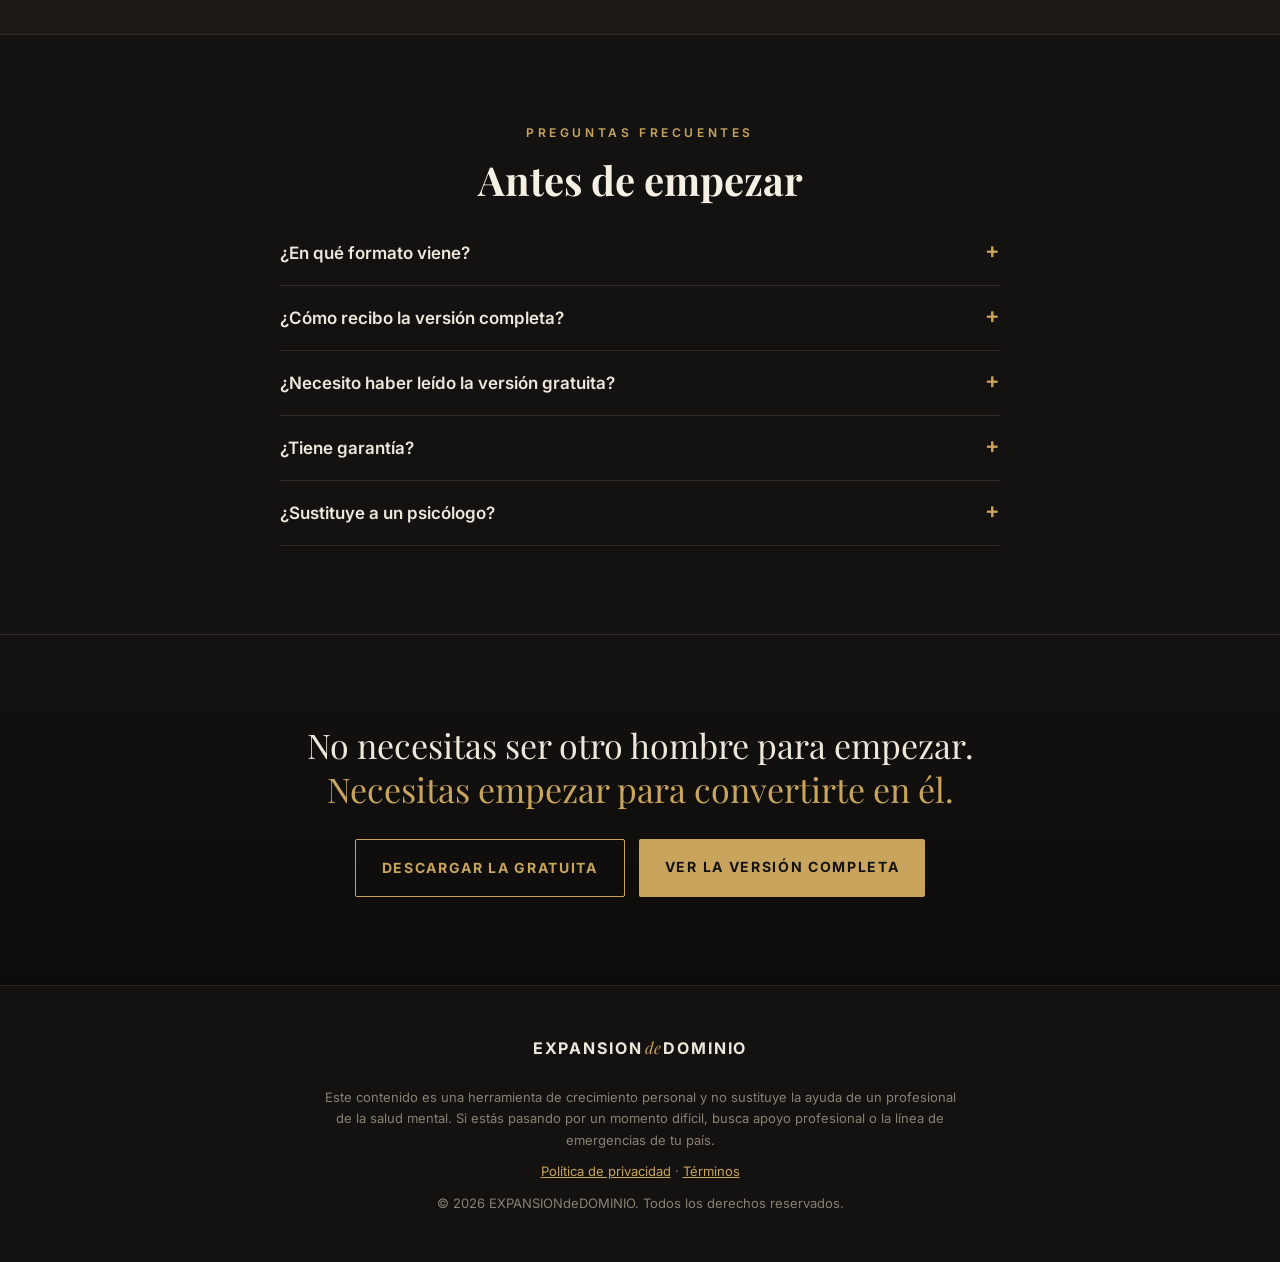
<file: site/habitos-emocionales/index.html>
<!doctype html>
<html lang="es">
<head>
<meta charset="utf-8">
<meta name="viewport" content="width=device-width, initial-scale=1">
<title>Hábitos emocionales · El método de control interno · EXPANSIONdeDOMINIO</title>
<meta name="description" content="Deja de reaccionar. Empieza a dominarte. 100 hábitos de control interno con pasos concretos, ejemplos reales y ejercicios. Descarga gratis la versión gratuita o consigue la completa por US$ 7.">
<link rel="canonical" href="__SITE__/habitos-emocionales/">
<meta property="og:type" content="product">
<meta property="og:locale" content="es_LA">
<meta property="og:site_name" content="EXPANSIONdeDOMINIO">
<meta property="og:title" content="Hábitos emocionales · 100 hábitos de control interno">
<meta property="og:description" content="Descarga gratis la versión gratuita y conoce la versión completa: pasos, ejemplos y ejercicios para aplicar cada hábito.">
<meta property="og:url" content="__SITE__/habitos-emocionales/">
<meta property="og:image" content="__SITE__/habitos-emocionales/img/og.jpg">
<meta property="og:image:width" content="1200">
<meta property="og:image:height" content="630">
<meta name="twitter:card" content="summary_large_image">
<script type="application/ld+json">
{"@context":"https://schema.org","@type":"Product","name":"Hábitos emocionales · Versión completa","description":"Ebook de 166 páginas con 100 hábitos de control interno: pasos concretos, ejemplos reales, ejercicios y tres niveles de dificultad.","image":"__SITE__/habitos-emocionales/img/portada-completa.jpg","brand":{"@type":"Brand","name":"EXPANSIONdeDOMINIO"},"inLanguage":"es","offers":{"@type":"Offer","price":"7.00","priceCurrency":"USD","availability":"https://schema.org/InStock","url":"__SITE__/habitos-emocionales/"}}
</script>
<link rel="icon" href="__SITE__/favicon.ico" sizes="any">
<link rel="icon" type="image/png" sizes="32x32" href="__SITE__/favicon-32.png">
<link rel="apple-touch-icon" href="__SITE__/apple-touch-icon.png">
<meta name="theme-color" content="#141210">
<link rel="preconnect" href="https://fonts.googleapis.com">
<link rel="preconnect" href="https://fonts.gstatic.com" crossorigin>
<link href="https://fonts.googleapis.com/css2?family=Inter:wght@400;600;700&family=Playfair+Display:ital,wght@0,600;0,700;1,400&display=swap" rel="stylesheet">
<link rel="stylesheet" href="../estilos.css">
</head>
<body>

<header class="top">
  <div class="wrap top-in">
    <a href="../" class="logo">EXPANSION<span>de</span>DOMINIO</a>
    <nav>
      <a href="../">Inicio</a>
      <a href="#gratis">Gratis</a>
      <a href="#completa">Versión completa</a>
      <a href="#faq">Preguntas</a>
      <a href="../test/">Test</a>
    </nav>
  </div>
</header>

<main id="inicio">

  <!-- 1. PORTADA -->
  <section class="hero">
    <div class="wrap hero-in">
      <div class="hero-text">
        <div class="kicker">Hábitos emocionales · El método de control interno</div>
        <h1>Deja de reaccionar.<br><span>Empieza a dominarte.</span></h1>
        <p class="lead">100 hábitos de control interno para el hombre que se cansó de que sus emociones decidan por él.</p>
        <div class="ctas">
          <a class="btn btn-gold" href="#gratis">Descarga gratis la versión gratuita</a>
          <a class="btn btn-line" href="#completa">Ver la versión completa</a>
          <a class="btn btn-line" href="../test/">Haz el test gratis · 3 min</a>
        </div>
      </div>
      <div class="hero-img">
        <img src="img/portada-completa.jpg" alt="Portada del ebook 100 hábitos emocionales, versión completa" width="380" height="537">
      </div>
    </div>
  </section>

  <!-- 2. ¿TE RECONOCES? -->
  <section class="block">
    <div class="wrap narrow">
      <div class="kicker">¿Te reconoces?</div>
      <ul class="checks">
        <li>Explotas y después te arrepientes.</li>
        <li>Persigues a quien se aleja.</li>
        <li>Dices que sí cuando quieres decir que no.</li>
        <li>Vuelves a lo que ya sabes que te hace daño.</li>
        <li>Sabes lo que deberías hacer… y aun así no lo haces.</li>
      </ul>
      <p class="punch">No es falta de carácter. <span>Es falta de método.</span></p>
    </div>
  </section>

  <!-- 3. HÁBITOS EMOCIONALES -->
  <section class="block alt">
    <div class="wrap narrow center">
      <div class="kicker">Hábitos emocionales</div>
      <h2>100 hábitos para recuperar el mando de tu vida interior</h2>
      <p>Dominar tus impulsos, poner límites, soltar a tiempo y dejar de vivir a merced de cada golpe. Eso es lo que entrena <em>Hábitos emocionales</em>.</p>
      <p class="note">Dominio no es reprimir lo que sientes. Es elegir qué haces con ello.</p>
    </div>
  </section>

  <!-- 4. VERSIÓN GRATUITA -->
  <section class="block" id="gratis">
    <div class="wrap split">
      <div class="split-img">
        <img src="img/portada-gratuita.jpg" alt="Portada de la versión gratuita de 100 hábitos emocionales" width="320" height="452" loading="lazy">
      </div>
      <div>
        <div class="kicker">Versión gratuita</div>
        <h2>Empieza gratis</h2>
        <p>Los 100 hábitos emocionales en un PDF de 50 páginas. Descubre qué hace un hombre con dominio de sí mismo y por qué importa.</p>
        <a class="btn btn-gold" href="descargas/habitos-emocionales-version-gratuita.pdf" download>Descargar PDF gratis</a>
        <p class="small">Sin registro. Descarga directa.</p>
      </div>
    </div>
  </section>

  <!-- 5. VERSIÓN COMPLETA -->
  <section class="block alt" id="completa">
    <div class="wrap">
      <div class="center narrow">
        <div class="kicker">Versión completa</div>
        <h2>La gratuita te dice qué.<br><span class="gold">La completa te enseña cómo.</span></h2>
      </div>

      <div class="split top-gap">
        <div class="split-img">
          <img src="img/portada-completa.jpg" alt="Portada de la versión completa" width="320" height="452" loading="lazy">
        </div>
        <div>
          <h3>Qué incluye</h3>
          <ul class="checks">
            <li>Los 100 hábitos, con el mismo número, explicados con claridad y sin relleno.</li>
            <li>Pasos concretos para aplicar cada uno.</li>
            <li>Ejemplos reales: pareja, familia, trabajo y amigos.</li>
            <li>Ejercicios prácticos y frases listas para usar.</li>
            <li>Tres niveles de dificultad: Base, Dominio y Bestia.</li>
            <li>Dos índices: en orden y por temas.</li>
            <li>166 páginas en PDF.</li>
          </ul>
        </div>
      </div>

      <h3 class="center top-gap">Los 8 bloques</h3>
      <div class="cards">
        <div class="card"><span>I</span><h4>Dominar el impulso</h4><p>Qué hacer cuando la emoción te empuja a actuar ya.</p></div>
        <div class="card"><span>II</span><h4>Conocer tus patrones</h4><p>Tu historia, tus heridas y la programación que repites.</p></div>
        <div class="card"><span>III</span><h4>Emociones intensas</h4><p>Rabia, vacío y deseo: sentirlos sin que te gobiernen.</p></div>
        <div class="card"><span>IV</span><h4>Disciplina mental y física</h4><p>Las rutinas que sostienen tu control interno.</p></div>
        <div class="card"><span>V</span><h4>Límites y protección de tu energía</h4><p>Quién entra, cuánto recibe y cuándo te retiras.</p></div>
        <div class="card"><span>VI</span><h4>Apego y necesidad</h4><p>Dejar de mendigar presencia, afecto y validación.</p></div>
        <div class="card"><span>VII</span><h4>Saber soltar</h4><p>Cortar a tiempo y no volver a lo que te rompió.</p></div>
        <div class="card"><span>VIII</span><h4>Identidad, carácter y rumbo</h4><p>Quién eres cuando ya nadie te define.</p></div>
      </div>

      <h3 class="center top-gap">Mira por dentro</h3>
      <p class="center small gallery-hint">Páginas reales de la versión completa. Toca una para verla en grande.</p>
      <div class="gallery">
        <a href="img/muestra/bloque-1.jpg" target="_blank" rel="noopener"><img src="img/muestra/bloque-1.jpg" alt="Página del índice por temas: Bloque I, Dominar el impulso" width="909" height="1287" loading="lazy"><span>Índice por temas · Bloque I</span></a>
        <a href="img/muestra/habito-01.jpg" target="_blank" rel="noopener"><img src="img/muestra/habito-01.jpg" alt="Página del Hábito 1, Nunca reaccionar en caliente" width="909" height="1287" loading="lazy"><span>Hábito 1 · Nivel Base</span></a>
        <a href="img/muestra/habito-53.jpg" target="_blank" rel="noopener"><img src="img/muestra/habito-53.jpg" alt="Primera página del Hábito 53, Matar la esperanza" width="909" height="1287" loading="lazy"><span>Hábito 53 · Nivel Bestia</span></a>
      </div>

      <h3 class="center top-gap">Lee un fragmento</h3>
      <div class="sample">
        <div class="sample-meta"><span class="num">01</span><span class="lvl">Nivel 1 · Base</span></div>
        <h4>Nunca reaccionar en caliente</h4>
        <div class="sample-label">La idea</div>
        <p>Cuando una emoción fuerte te golpea, algo dentro de ti exige actuar ya: contestar, demostrar, no quedarte callado. Este hábito pide una sola cosa: mientras estés encendido, no tomes decisiones ni digas nada importante. La emoción la sientes completa. La respuesta llega después.</p>
        <div class="sample-label">Cómo aplicarlo (fragmento)</div>
        <p><strong>Conoce tu señal.</strong> Cada hombre tiene la suya: la mandíbula apretada, calor en la cara, el pulgar que ya está escribiendo, las frases que empiezan con "siempre" o "nunca". Cuando la detectas, ya llevas la mitad del camino.</p>
        <div class="sample-rule">
          <div class="sample-label">Regla final</div>
          <p>"LO URGENTE ES LA EMOCIÓN, NO LA RESPUESTA."</p>
        </div>
      </div>

      <div class="buy">
        <div class="price">US$ 7 <span class="price-note">pago único</span></div>
        <!-- "comprar" redirige al enlace de Hotmart (se configura en deploy/nginx.conf) y cuenta los clics en las estadísticas -->
        <a class="btn btn-gold btn-big" href="comprar">Quiero la versión completa</a>
        <p class="small">Pago seguro y acceso inmediato a través de Hotmart · Garantía de 7 días.</p>
      </div>
    </div>
  </section>

  <!-- 6. COMPARATIVA -->
  <section class="block">
    <div class="wrap narrow">
      <div class="kicker center">Comparativa</div>
      <h2 class="center">Gratuita o completa</h2>
      <div class="table-wrap">
        <table>
          <thead><tr><th></th><th>Gratuita</th><th>Completa</th></tr></thead>
          <tbody>
            <tr><td>Los 100 hábitos</td><td>✔</td><td>✔</td></tr>
            <tr><td>Qué hace y por qué importa</td><td>✔</td><td>✔</td></tr>
            <tr><td>Pasos concretos para aplicar cada hábito</td><td>—</td><td>✔</td></tr>
            <tr><td>Ejemplos de situaciones reales</td><td>—</td><td>✔</td></tr>
            <tr><td>Ejercicios y frases listas para usar</td><td>—</td><td>✔</td></tr>
            <tr><td>Niveles de dificultad</td><td>—</td><td>✔</td></tr>
            <tr><td>Índice por temas</td><td>—</td><td>✔</td></tr>
            <tr><td>Páginas</td><td>50</td><td>166</td></tr>
          </tbody>
        </table>
      </div>
    </div>
  </section>

  <!-- 7. PARA QUIÉN ES -->
  <section class="block alt">
    <div class="wrap two">
      <div>
        <div class="kicker">Es para ti si…</div>
        <ul class="checks">
          <li>Quieres dejar de reaccionar en caliente.</li>
          <li>Estás saliendo de una relación que te desgastó.</li>
          <li>Sientes que vives para agradar a los demás.</li>
          <li>Quieres un método práctico, no solo motivación.</li>
        </ul>
      </div>
      <div>
        <div class="kicker muted">No es para ti si…</div>
        <ul class="crosses">
          <li>Buscas frases para leer y olvidar.</li>
          <li>Quieres aprender a manipular a otros.</li>
        </ul>
      </div>
    </div>
  </section>

  <!-- 8. PREGUNTAS FRECUENTES -->
  <section class="block" id="faq">
    <div class="wrap narrow">
      <div class="kicker center">Preguntas frecuentes</div>
      <h2 class="center">Antes de empezar</h2>
      <details><summary>¿En qué formato viene?</summary><p>En PDF, para leer en el móvil, la tableta o el ordenador.</p></details>
      <details><summary>¿Cómo recibo la versión completa?</summary><p>Al comprar, Hotmart te envía el acceso a tu correo.</p></details>
      <details><summary>¿Necesito haber leído la versión gratuita?</summary><p>No, aunque es un buen punto de partida.</p></details>
      <details><summary>¿Tiene garantía?</summary><p>Sí. La compra a través de Hotmart incluye un periodo de garantía de 7 días.</p></details>
      <details><summary>¿Sustituye a un psicólogo?</summary><p>No. Es una herramienta de crecimiento personal. Si estás pasando por algo grave, busca ayuda profesional.</p></details>
    </div>
  </section>

  <!-- 9. CIERRE -->
  <section class="block final">
    <div class="wrap narrow center">
      <p class="closing">No necesitas ser otro hombre para empezar.<br><span>Necesitas empezar para convertirte en él.</span></p>
      <div class="ctas center">
        <a class="btn btn-line" href="descargas/habitos-emocionales-version-gratuita.pdf" download>Descargar la gratuita</a>
        <a class="btn btn-gold" href="#completa">Ver la versión completa</a>
      </div>
    </div>
  </section>

</main>

<!-- 10. PIE -->
<footer>
  <div class="wrap">
    <div class="logo">EXPANSION<span>de</span>DOMINIO</div>
    <p class="small">Este contenido es una herramienta de crecimiento personal y no sustituye la ayuda de un profesional de la salud mental. Si estás pasando por un momento difícil, busca apoyo profesional o la línea de emergencias de tu país.</p>
    <p class="small"><a href="../privacidad.html">Política de privacidad</a> · <a href="../terminos.html">Términos</a></p>
    <p class="small">© <span id="y">2026</span> EXPANSIONdeDOMINIO. Todos los derechos reservados.</p>
  </div>
</footer>

<!-- Barra fija de compra (solo móvil) -->
<div class="mobile-buy" aria-label="Comprar la versión completa">
  <div class="mobile-buy-text"><strong>Versión completa</strong><span>US$ 7 · pago único</span></div>
  <a class="btn btn-gold" href="comprar">Comprar</a>
</div>

<script>document.getElementById('y').textContent = new Date().getFullYear();</script>
</body>
</html>
</file>
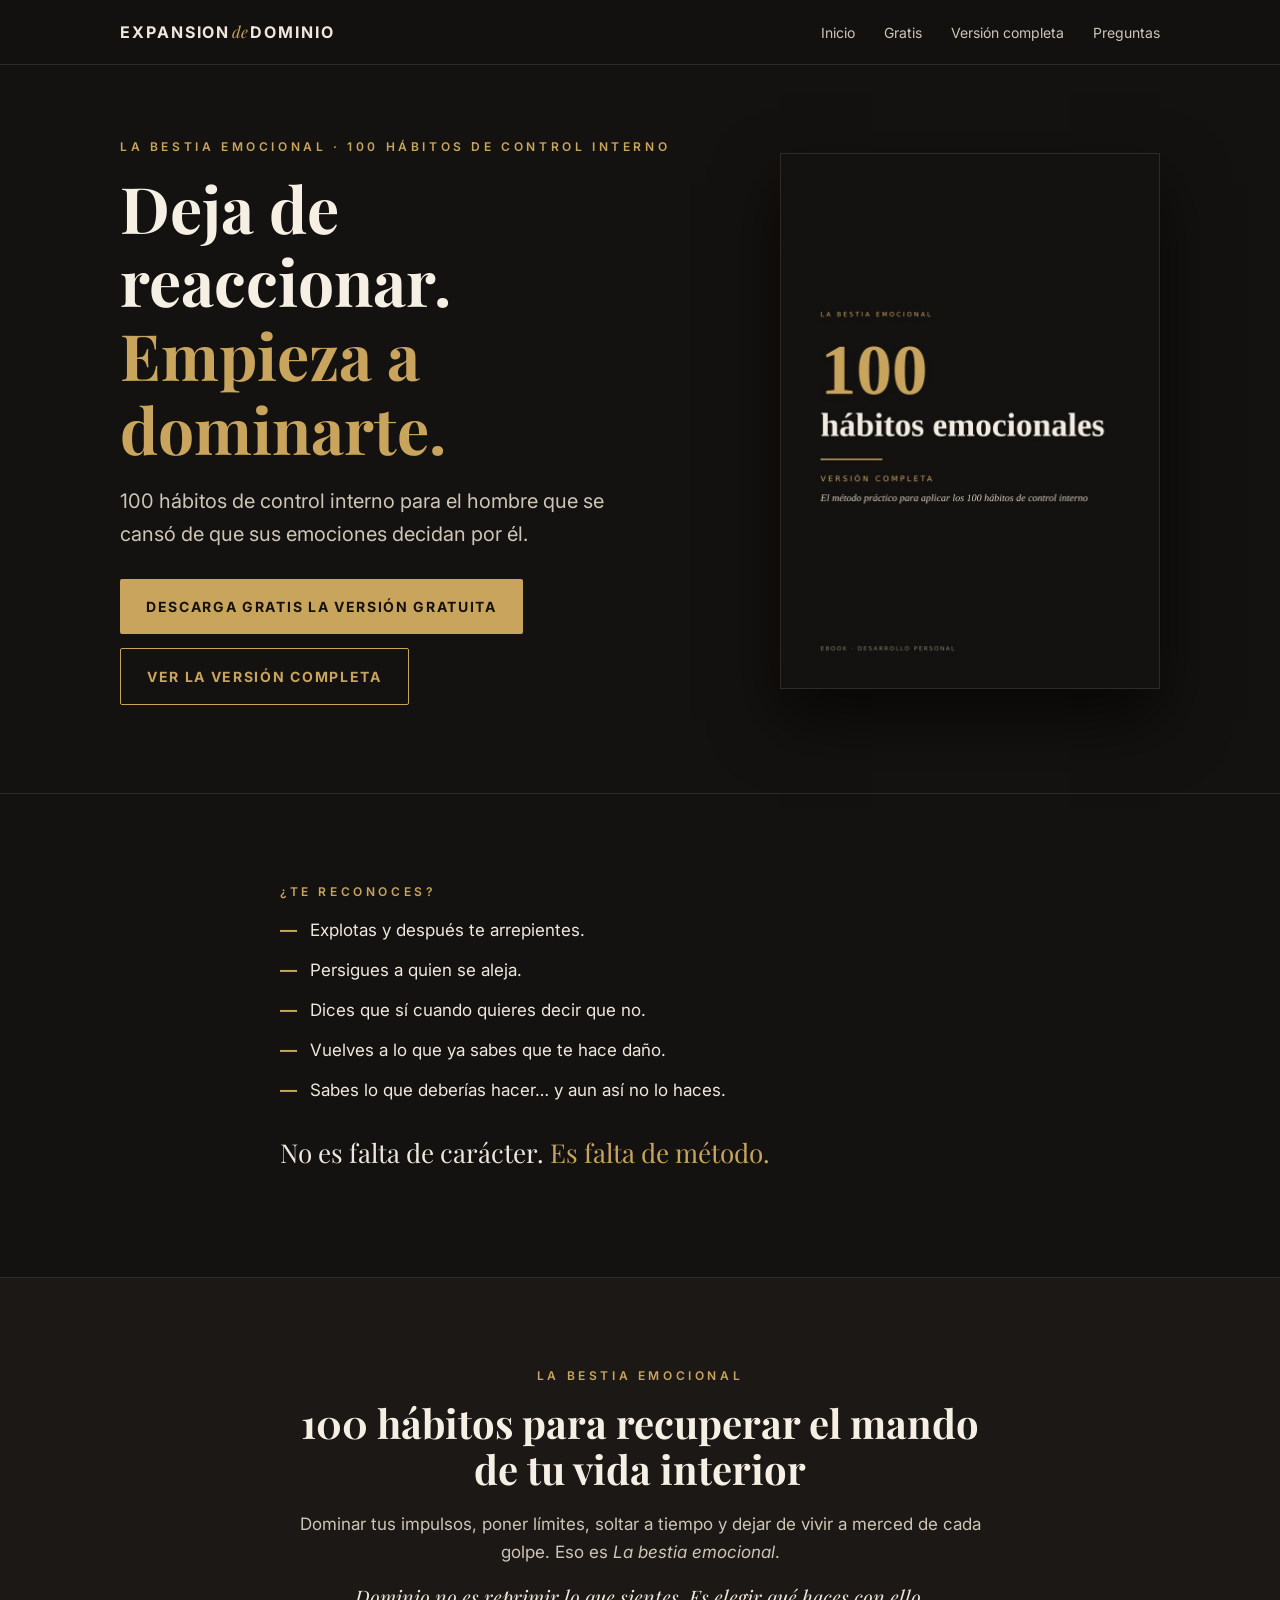
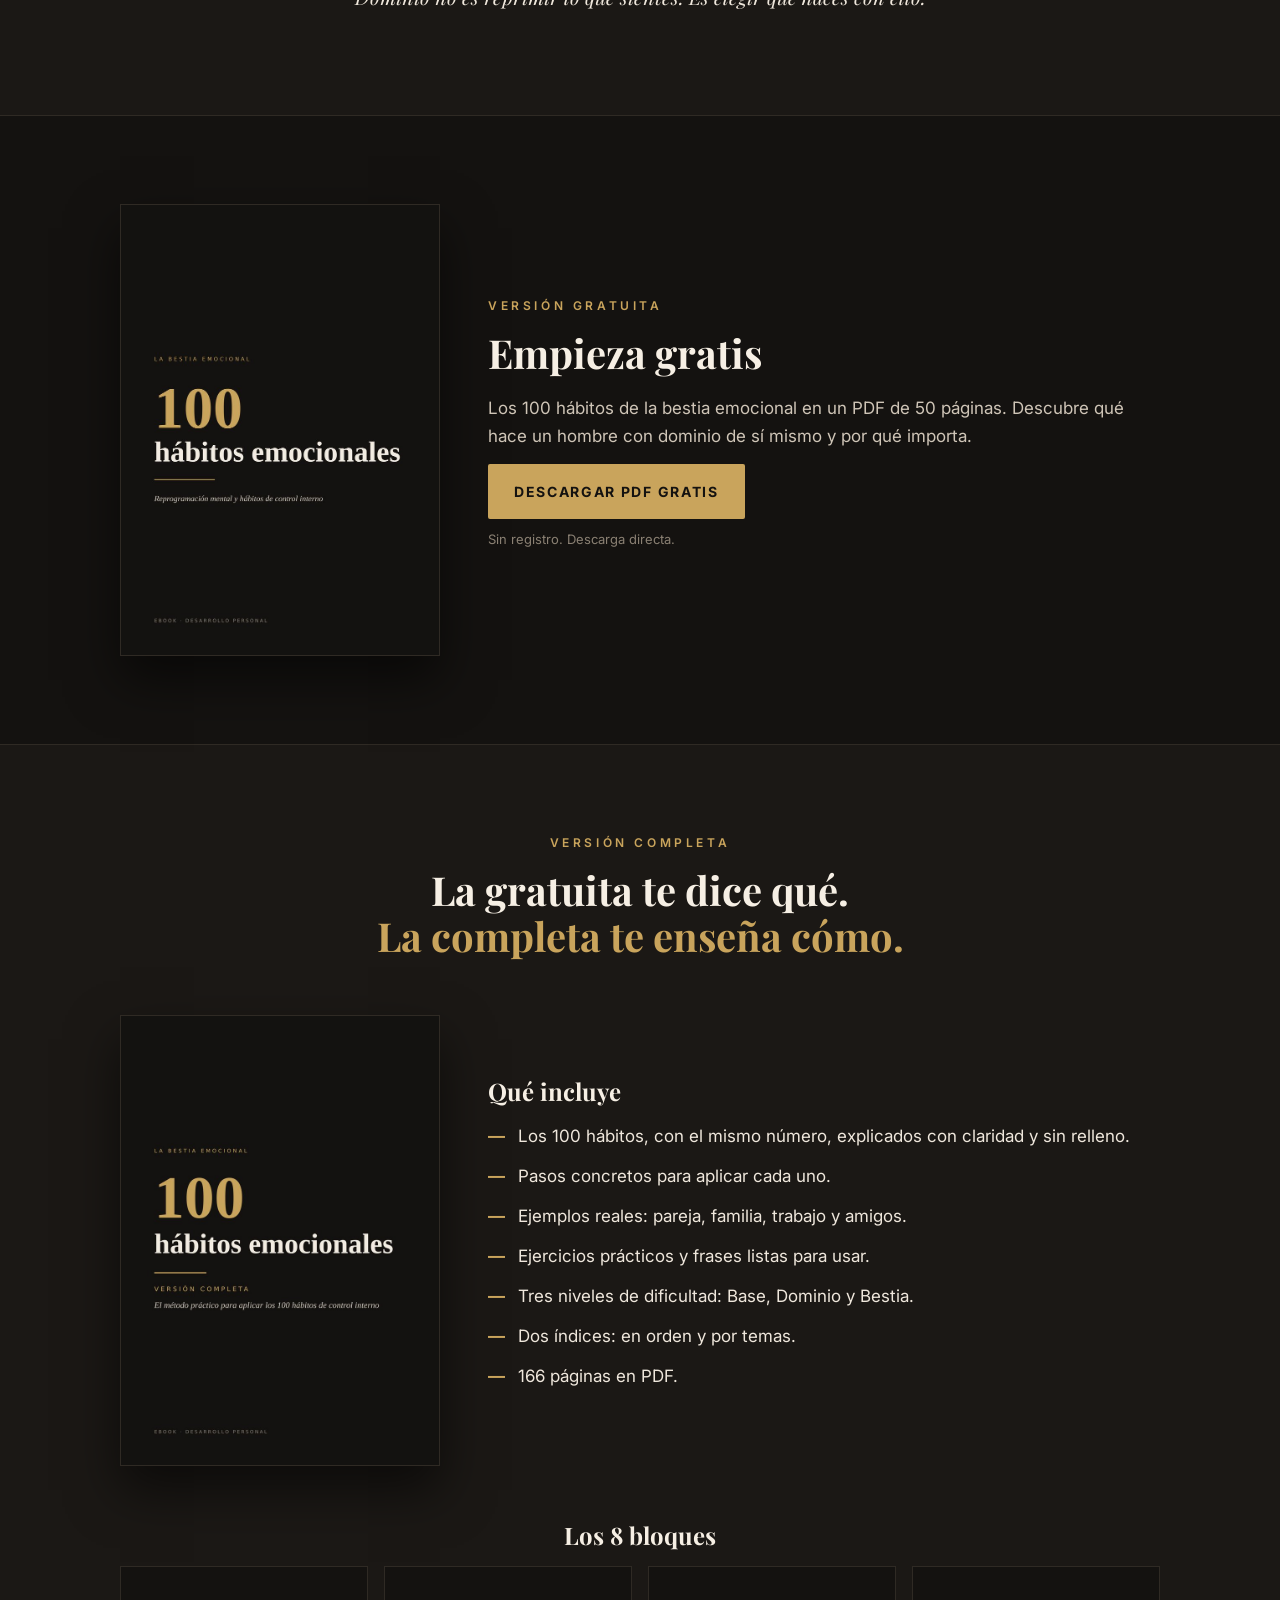
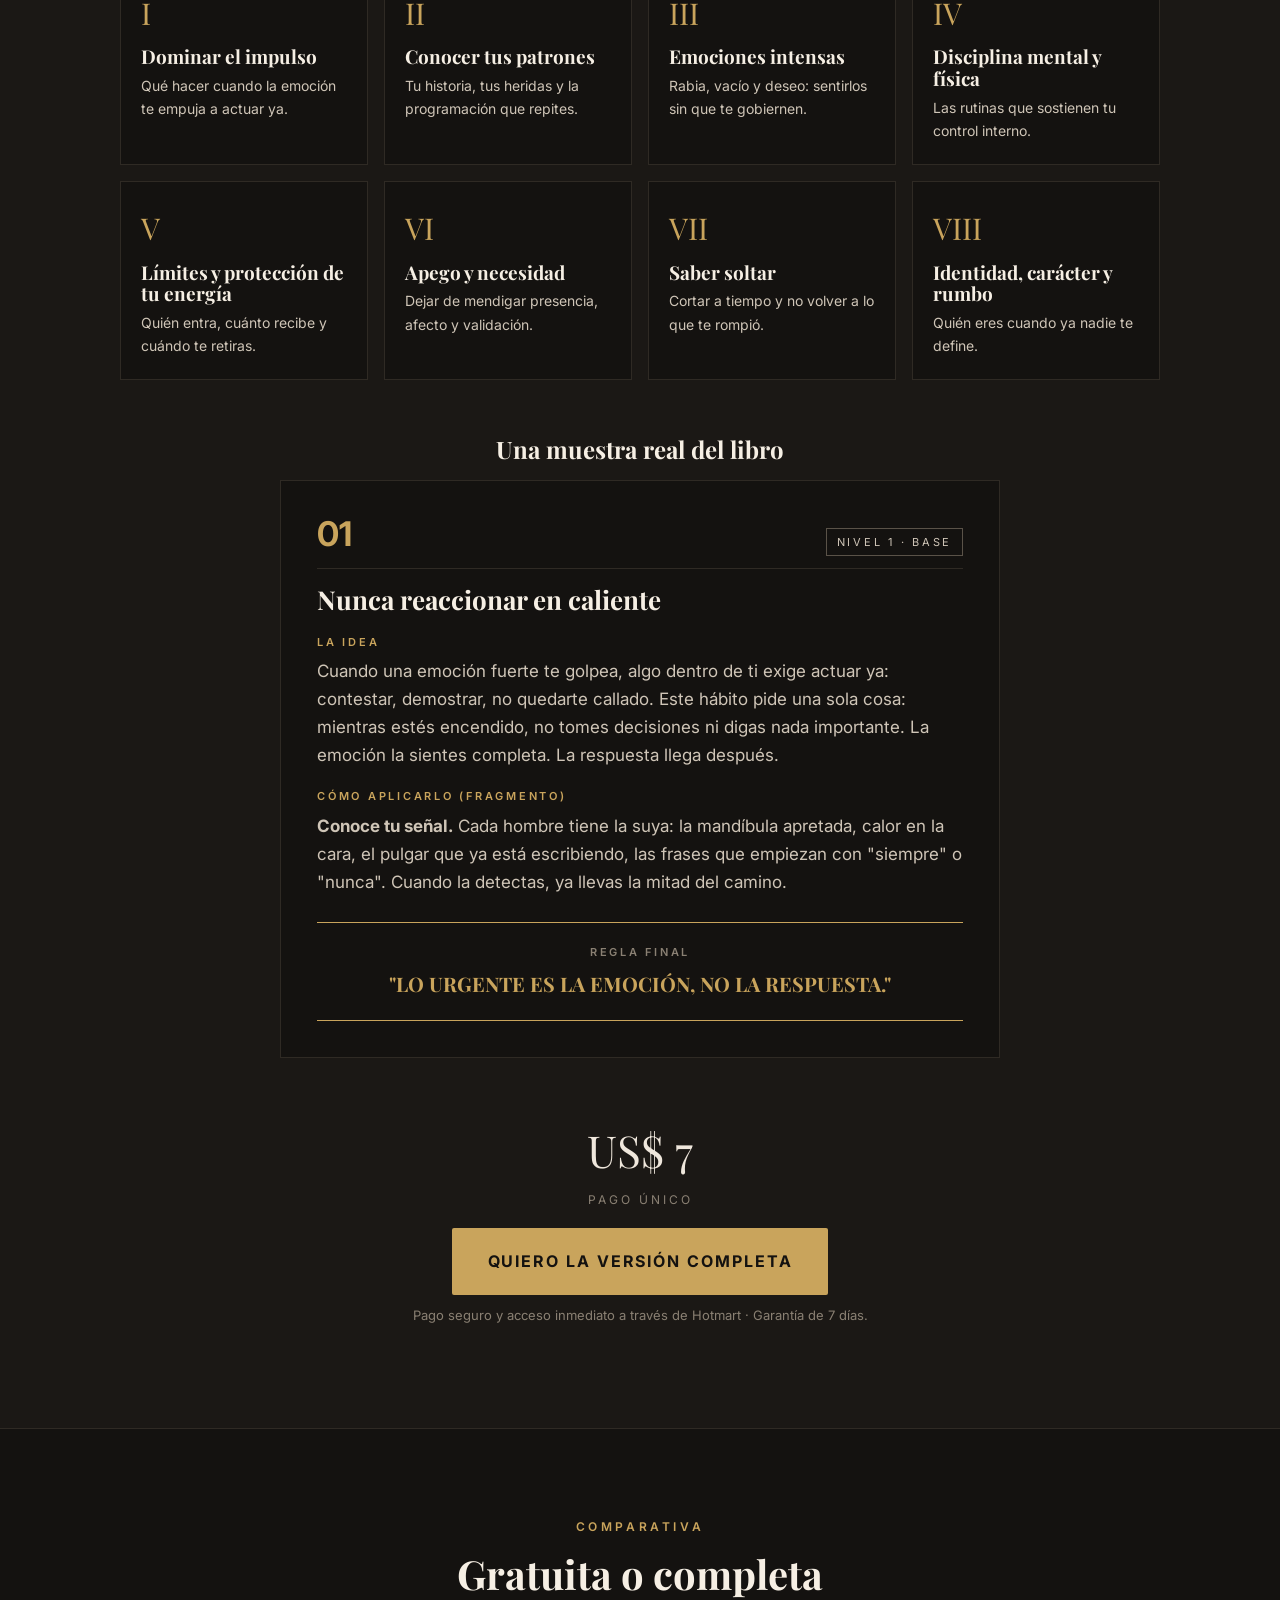
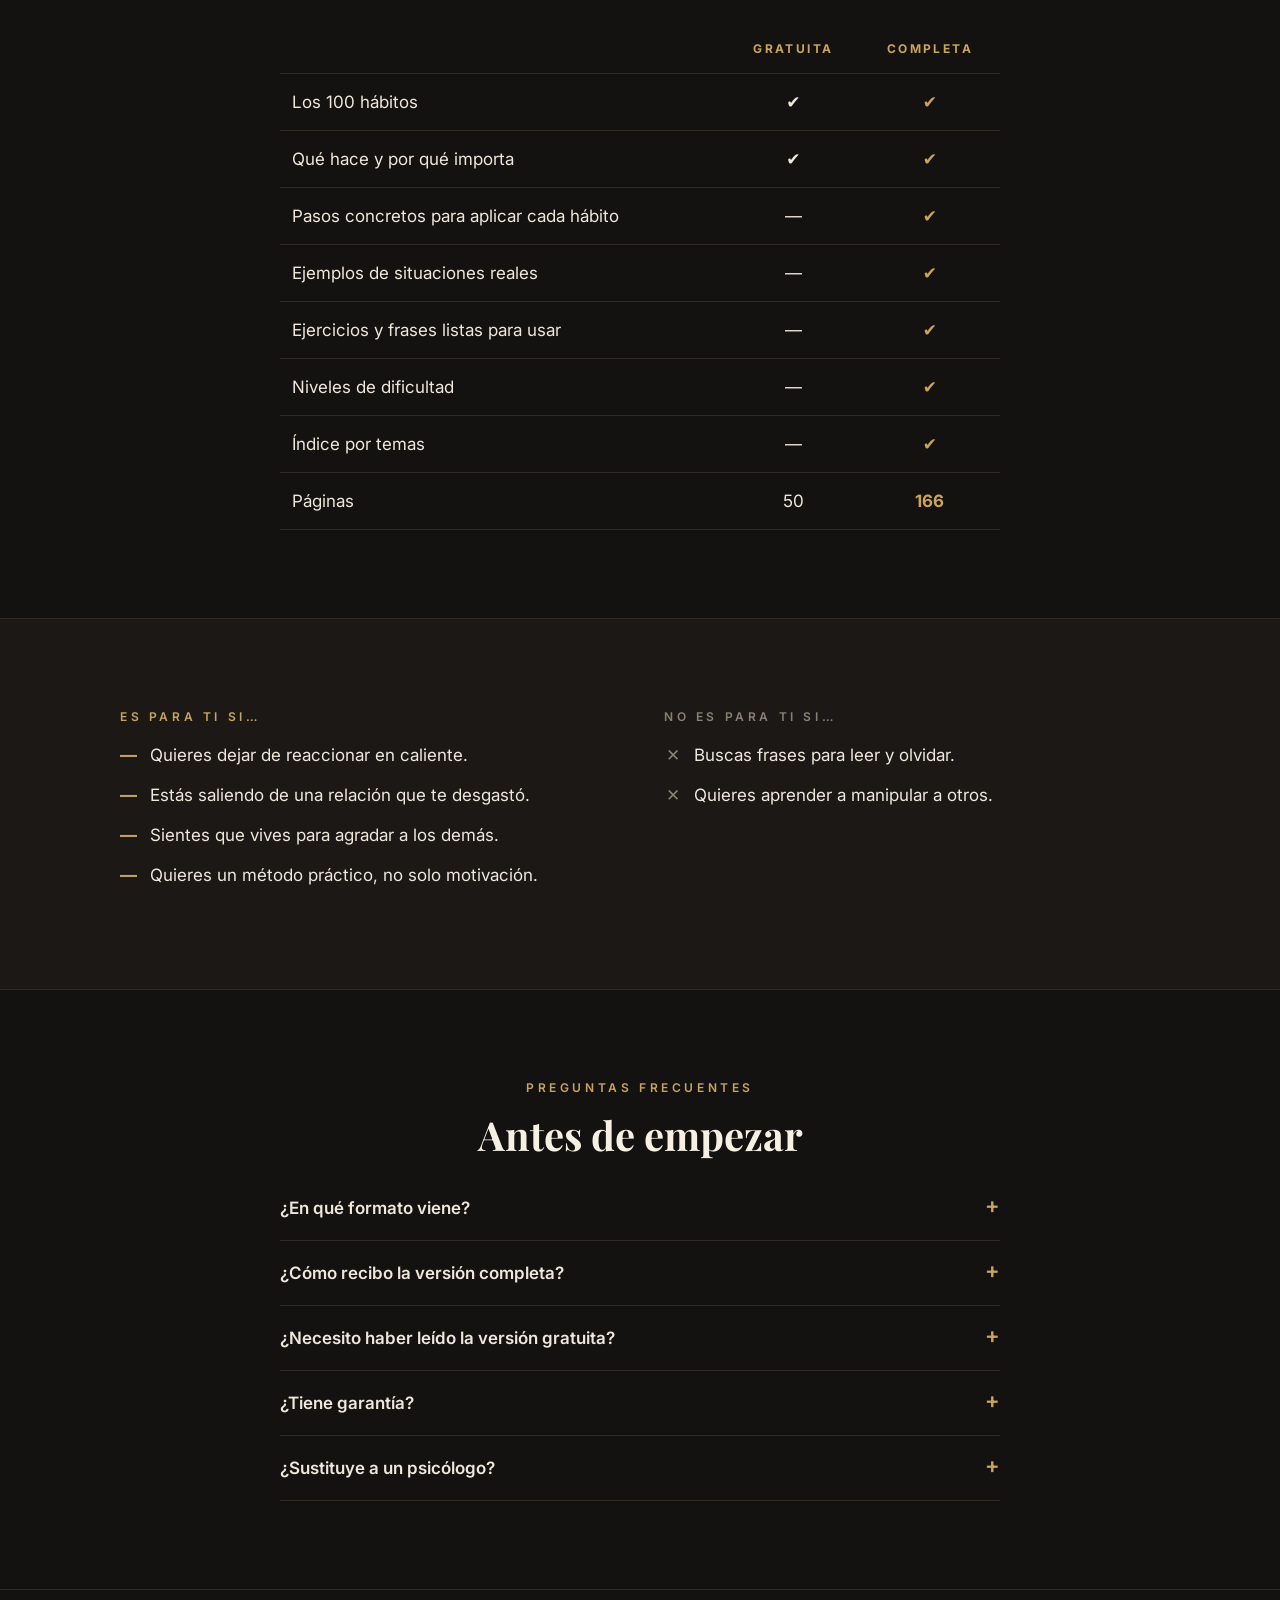
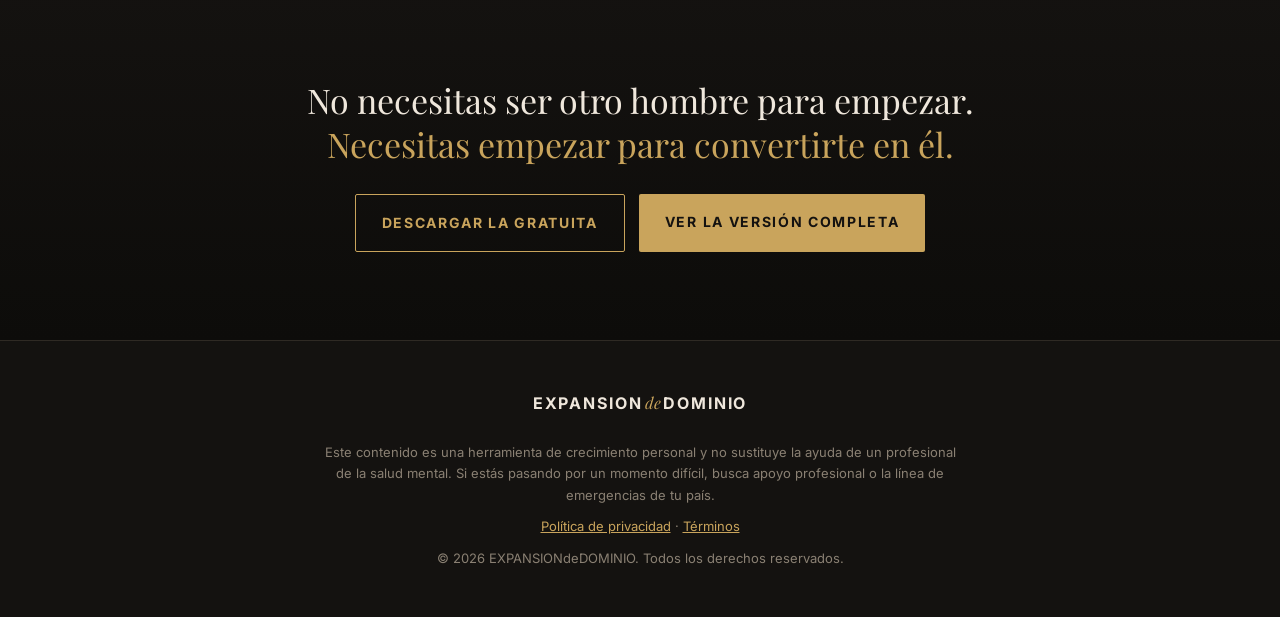
<file: site/la-bestia-emocional/index.html>
<!doctype html>
<html lang="es">
<head>
<meta charset="utf-8">
<meta name="viewport" content="width=device-width, initial-scale=1">
<title>La bestia emocional: 100 hábitos de control interno · EXPANSIONdeDOMINIO</title>
<meta name="description" content="Deja de reaccionar. Empieza a dominarte. 100 hábitos de control interno para el hombre que se cansó de que sus emociones decidan por él. Descarga gratis la versión gratuita.">
<meta property="og:title" content="La bestia emocional · 100 hábitos de control interno">
<meta property="og:description" content="Descarga gratis la versión gratuita y conoce la versión completa con el método para aplicar cada hábito.">
<meta property="og:image" content="img/og.jpg">
<meta property="og:type" content="website">
<link rel="preconnect" href="https://fonts.googleapis.com">
<link rel="preconnect" href="https://fonts.gstatic.com" crossorigin>
<link href="https://fonts.googleapis.com/css2?family=Inter:wght@400;600;700&family=Playfair+Display:ital,wght@0,600;0,700;1,400&display=swap" rel="stylesheet">
<link rel="stylesheet" href="../estilos.css">
</head>
<body>

<header class="top">
  <div class="wrap top-in">
    <a href="../" class="logo">EXPANSION<span>de</span>DOMINIO</a>
    <nav>
      <a href="../">Inicio</a>
      <a href="#gratis">Gratis</a>
      <a href="#completa">Versión completa</a>
      <a href="#faq">Preguntas</a>
    </nav>
  </div>
</header>

<main id="inicio">

  <!-- 1. PORTADA -->
  <section class="hero">
    <div class="wrap hero-in">
      <div class="hero-text">
        <div class="kicker">La bestia emocional · 100 hábitos de control interno</div>
        <h1>Deja de reaccionar.<br><span>Empieza a dominarte.</span></h1>
        <p class="lead">100 hábitos de control interno para el hombre que se cansó de que sus emociones decidan por él.</p>
        <div class="ctas">
          <a class="btn btn-gold" href="#gratis">Descarga gratis la versión gratuita</a>
          <a class="btn btn-line" href="#completa">Ver la versión completa</a>
        </div>
      </div>
      <div class="hero-img">
        <img src="img/portada-completa.jpg" alt="Portada del ebook 100 hábitos emocionales, versión completa" width="380" height="537">
      </div>
    </div>
  </section>

  <!-- 2. ¿TE RECONOCES? -->
  <section class="block">
    <div class="wrap narrow">
      <div class="kicker">¿Te reconoces?</div>
      <ul class="checks">
        <li>Explotas y después te arrepientes.</li>
        <li>Persigues a quien se aleja.</li>
        <li>Dices que sí cuando quieres decir que no.</li>
        <li>Vuelves a lo que ya sabes que te hace daño.</li>
        <li>Sabes lo que deberías hacer… y aun así no lo haces.</li>
      </ul>
      <p class="punch">No es falta de carácter. <span>Es falta de método.</span></p>
    </div>
  </section>

  <!-- 3. LA BESTIA EMOCIONAL -->
  <section class="block alt">
    <div class="wrap narrow center">
      <div class="kicker">La bestia emocional</div>
      <h2>100 hábitos para recuperar el mando de tu vida interior</h2>
      <p>Dominar tus impulsos, poner límites, soltar a tiempo y dejar de vivir a merced de cada golpe. Eso es <em>La bestia emocional</em>.</p>
      <p class="note">Dominio no es reprimir lo que sientes. Es elegir qué haces con ello.</p>
    </div>
  </section>

  <!-- 4. VERSIÓN GRATUITA -->
  <section class="block" id="gratis">
    <div class="wrap split">
      <div class="split-img">
        <img src="img/portada-gratuita.jpg" alt="Portada de la versión gratuita de 100 hábitos emocionales" width="320" height="452" loading="lazy">
      </div>
      <div>
        <div class="kicker">Versión gratuita</div>
        <h2>Empieza gratis</h2>
        <p>Los 100 hábitos de la bestia emocional en un PDF de 50 páginas. Descubre qué hace un hombre con dominio de sí mismo y por qué importa.</p>
        <a class="btn btn-gold" href="descargas/la-bestia-emocional-version-gratuita.pdf" download>Descargar PDF gratis</a>
        <p class="small">Sin registro. Descarga directa.</p>
      </div>
    </div>
  </section>

  <!-- 5. VERSIÓN COMPLETA -->
  <section class="block alt" id="completa">
    <div class="wrap">
      <div class="center narrow">
        <div class="kicker">Versión completa</div>
        <h2>La gratuita te dice qué.<br><span class="gold">La completa te enseña cómo.</span></h2>
      </div>

      <div class="split top-gap">
        <div class="split-img">
          <img src="img/portada-completa.jpg" alt="Portada de la versión completa" width="320" height="452" loading="lazy">
        </div>
        <div>
          <h3>Qué incluye</h3>
          <ul class="checks">
            <li>Los 100 hábitos, con el mismo número, explicados con claridad y sin relleno.</li>
            <li>Pasos concretos para aplicar cada uno.</li>
            <li>Ejemplos reales: pareja, familia, trabajo y amigos.</li>
            <li>Ejercicios prácticos y frases listas para usar.</li>
            <li>Tres niveles de dificultad: Base, Dominio y Bestia.</li>
            <li>Dos índices: en orden y por temas.</li>
            <li>166 páginas en PDF.</li>
          </ul>
        </div>
      </div>

      <h3 class="center top-gap">Los 8 bloques</h3>
      <div class="cards">
        <div class="card"><span>I</span><h4>Dominar el impulso</h4><p>Qué hacer cuando la emoción te empuja a actuar ya.</p></div>
        <div class="card"><span>II</span><h4>Conocer tus patrones</h4><p>Tu historia, tus heridas y la programación que repites.</p></div>
        <div class="card"><span>III</span><h4>Emociones intensas</h4><p>Rabia, vacío y deseo: sentirlos sin que te gobiernen.</p></div>
        <div class="card"><span>IV</span><h4>Disciplina mental y física</h4><p>Las rutinas que sostienen tu control interno.</p></div>
        <div class="card"><span>V</span><h4>Límites y protección de tu energía</h4><p>Quién entra, cuánto recibe y cuándo te retiras.</p></div>
        <div class="card"><span>VI</span><h4>Apego y necesidad</h4><p>Dejar de mendigar presencia, afecto y validación.</p></div>
        <div class="card"><span>VII</span><h4>Saber soltar</h4><p>Cortar a tiempo y no volver a lo que te rompió.</p></div>
        <div class="card"><span>VIII</span><h4>Identidad, carácter y rumbo</h4><p>Quién eres cuando ya nadie te define.</p></div>
      </div>

      <h3 class="center top-gap">Una muestra real del libro</h3>
      <div class="sample">
        <div class="sample-meta"><span class="num">01</span><span class="lvl">Nivel 1 · Base</span></div>
        <h4>Nunca reaccionar en caliente</h4>
        <div class="sample-label">La idea</div>
        <p>Cuando una emoción fuerte te golpea, algo dentro de ti exige actuar ya: contestar, demostrar, no quedarte callado. Este hábito pide una sola cosa: mientras estés encendido, no tomes decisiones ni digas nada importante. La emoción la sientes completa. La respuesta llega después.</p>
        <div class="sample-label">Cómo aplicarlo (fragmento)</div>
        <p><strong>Conoce tu señal.</strong> Cada hombre tiene la suya: la mandíbula apretada, calor en la cara, el pulgar que ya está escribiendo, las frases que empiezan con "siempre" o "nunca". Cuando la detectas, ya llevas la mitad del camino.</p>
        <div class="sample-rule">
          <div class="sample-label">Regla final</div>
          <p>"LO URGENTE ES LA EMOCIÓN, NO LA RESPUESTA."</p>
        </div>
      </div>

      <div class="buy">
        <div class="price">US$ 7 <span class="price-note">pago único</span></div>
        <!-- "comprar" redirige al enlace de Hotmart (se configura en deploy/nginx.conf) y cuenta los clics en las estadísticas -->
        <a class="btn btn-gold btn-big" href="comprar">Quiero la versión completa</a>
        <p class="small">Pago seguro y acceso inmediato a través de Hotmart · Garantía de 7 días.</p>
      </div>
    </div>
  </section>

  <!-- 6. COMPARATIVA -->
  <section class="block">
    <div class="wrap narrow">
      <div class="kicker center">Comparativa</div>
      <h2 class="center">Gratuita o completa</h2>
      <div class="table-wrap">
        <table>
          <thead><tr><th></th><th>Gratuita</th><th>Completa</th></tr></thead>
          <tbody>
            <tr><td>Los 100 hábitos</td><td>✔</td><td>✔</td></tr>
            <tr><td>Qué hace y por qué importa</td><td>✔</td><td>✔</td></tr>
            <tr><td>Pasos concretos para aplicar cada hábito</td><td>—</td><td>✔</td></tr>
            <tr><td>Ejemplos de situaciones reales</td><td>—</td><td>✔</td></tr>
            <tr><td>Ejercicios y frases listas para usar</td><td>—</td><td>✔</td></tr>
            <tr><td>Niveles de dificultad</td><td>—</td><td>✔</td></tr>
            <tr><td>Índice por temas</td><td>—</td><td>✔</td></tr>
            <tr><td>Páginas</td><td>50</td><td>166</td></tr>
          </tbody>
        </table>
      </div>
    </div>
  </section>

  <!-- 7. PARA QUIÉN ES -->
  <section class="block alt">
    <div class="wrap two">
      <div>
        <div class="kicker">Es para ti si…</div>
        <ul class="checks">
          <li>Quieres dejar de reaccionar en caliente.</li>
          <li>Estás saliendo de una relación que te desgastó.</li>
          <li>Sientes que vives para agradar a los demás.</li>
          <li>Quieres un método práctico, no solo motivación.</li>
        </ul>
      </div>
      <div>
        <div class="kicker muted">No es para ti si…</div>
        <ul class="crosses">
          <li>Buscas frases para leer y olvidar.</li>
          <li>Quieres aprender a manipular a otros.</li>
        </ul>
      </div>
    </div>
  </section>

  <!-- 8. PREGUNTAS FRECUENTES -->
  <section class="block" id="faq">
    <div class="wrap narrow">
      <div class="kicker center">Preguntas frecuentes</div>
      <h2 class="center">Antes de empezar</h2>
      <details><summary>¿En qué formato viene?</summary><p>En PDF, para leer en el móvil, la tableta o el ordenador.</p></details>
      <details><summary>¿Cómo recibo la versión completa?</summary><p>Al comprar, Hotmart te envía el acceso a tu correo.</p></details>
      <details><summary>¿Necesito haber leído la versión gratuita?</summary><p>No, aunque es un buen punto de partida.</p></details>
      <details><summary>¿Tiene garantía?</summary><p>Sí. La compra a través de Hotmart incluye un periodo de garantía de 7 días.</p></details>
      <details><summary>¿Sustituye a un psicólogo?</summary><p>No. Es una herramienta de crecimiento personal. Si estás pasando por algo grave, busca ayuda profesional.</p></details>
    </div>
  </section>

  <!-- 9. CIERRE -->
  <section class="block final">
    <div class="wrap narrow center">
      <p class="closing">No necesitas ser otro hombre para empezar.<br><span>Necesitas empezar para convertirte en él.</span></p>
      <div class="ctas center">
        <a class="btn btn-line" href="descargas/la-bestia-emocional-version-gratuita.pdf" download>Descargar la gratuita</a>
        <a class="btn btn-gold" href="#completa">Ver la versión completa</a>
      </div>
    </div>
  </section>

</main>

<!-- 10. PIE -->
<footer>
  <div class="wrap">
    <div class="logo">EXPANSION<span>de</span>DOMINIO</div>
    <p class="small">Este contenido es una herramienta de crecimiento personal y no sustituye la ayuda de un profesional de la salud mental. Si estás pasando por un momento difícil, busca apoyo profesional o la línea de emergencias de tu país.</p>
    <p class="small"><a href="../privacidad.html">Política de privacidad</a> · <a href="../terminos.html">Términos</a></p>
    <p class="small">© <span id="y">2026</span> EXPANSIONdeDOMINIO. Todos los derechos reservados.</p>
  </div>
</footer>

<!-- Barra fija de compra (solo móvil) -->
<div class="mobile-buy" aria-label="Comprar la versión completa">
  <div class="mobile-buy-text"><strong>Versión completa</strong><span>US$ 7 · pago único</span></div>
  <a class="btn btn-gold" href="comprar">Comprar</a>
</div>

<script>document.getElementById('y').textContent = new Date().getFullYear();</script>
</body>
</html>
</file>
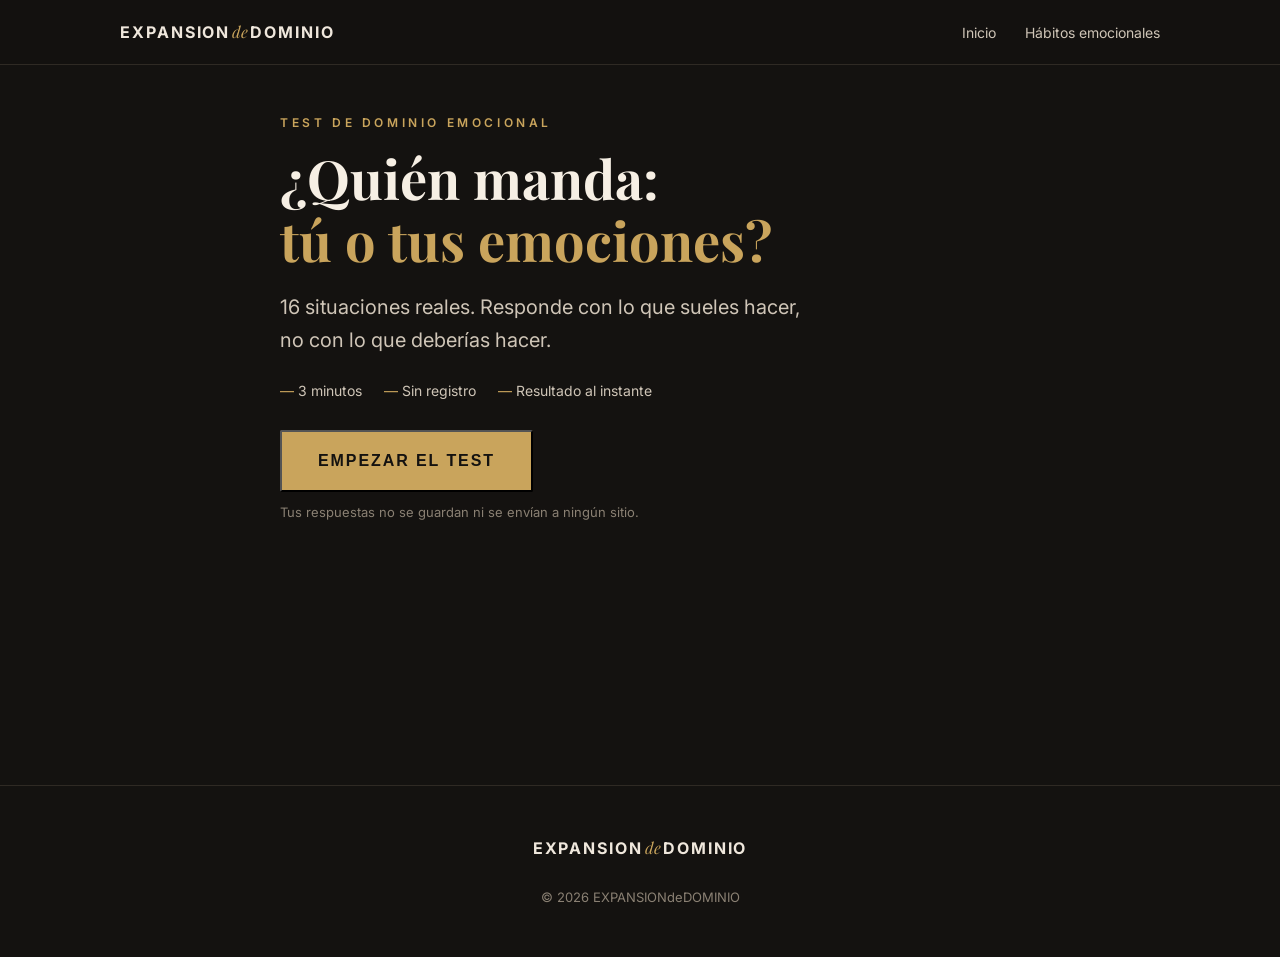
<file: site/test/index.html>
<!doctype html>
<html lang="es">
<head>
<meta charset="utf-8">
<meta name="viewport" content="width=device-width, initial-scale=1">
<title>Test de dominio emocional · EXPANSIONdeDOMINIO</title>
<meta name="description" content="16 preguntas, 3 minutos. Descubre en qué áreas tus emociones todavía deciden por ti y qué hábitos te tocan primero.">
<link rel="canonical" href="__SITE__/test/">
<meta property="og:type" content="website">
<meta property="og:locale" content="es_LA">
<meta property="og:site_name" content="EXPANSIONdeDOMINIO">
<meta property="og:title" content="¿Quién manda: tú o tus emociones? · Test de dominio emocional">
<meta property="og:description" content="16 situaciones reales, 3 minutos y sin registro. Descubre en qué áreas tus emociones todavía deciden por ti.">
<meta property="og:url" content="__SITE__/test/">
<meta property="og:image" content="__SITE__/og-inicio.jpg">
<meta name="twitter:card" content="summary_large_image">
<link rel="icon" href="__SITE__/favicon.ico" sizes="any">
<link rel="icon" type="image/png" sizes="32x32" href="__SITE__/favicon-32.png">
<link rel="apple-touch-icon" href="__SITE__/apple-touch-icon.png">
<meta name="theme-color" content="#141210">
<link rel="preconnect" href="https://fonts.googleapis.com">
<link rel="preconnect" href="https://fonts.gstatic.com" crossorigin>
<link href="https://fonts.googleapis.com/css2?family=Inter:wght@400;600;700&family=Playfair+Display:ital,wght@0,600;0,700;1,400&display=swap" rel="stylesheet">
<link rel="stylesheet" href="../estilos.css">
<style>
.quiz { padding: 48px 0 80px; min-height: 80vh; }
.screen { display: none; }
.screen.on { display: block; animation: fade .25s ease; }
@keyframes fade { from { opacity: 0; transform: translateY(6px); } to { opacity: 1; transform: none; } }

.intro h1 { font-size: clamp(34px, 6vw, 54px); }
.facts { display: flex; flex-wrap: wrap; gap: 10px 22px; margin: 22px 0 6px; color: var(--cream-soft); font-size: 14px; }
.facts span::before { content: "— "; color: var(--gold); }

.progress { height: 3px; background: var(--line); margin-bottom: 28px; }
.progress div { height: 100%; width: 0; background: var(--gold); transition: width .3s; }
.qmeta { display: flex; justify-content: space-between; font-size: 12px; letter-spacing: .2em; text-transform: uppercase; color: var(--muted); margin-bottom: 14px; }
.qmeta b { color: var(--gold); font-weight: 600; }
.question { font-family: var(--serif); font-size: clamp(24px, 4vw, 32px); line-height: 1.25; color: #f6efe4; margin-bottom: 26px; }
.options { display: grid; gap: 12px; }
.opt { text-align: left; background: var(--bg-alt); border: 1px solid var(--line); color: var(--cream); font: inherit; font-size: 16px; padding: 18px 20px; border-radius: 2px; cursor: pointer; transition: border-color .15s, background .15s; }
.opt:hover { border-color: var(--gold); }
.opt.sel { border-color: var(--gold); background: rgba(201, 164, 92, .12); }
.back { background: none; border: 0; color: var(--muted); font: inherit; font-size: 14px; margin-top: 22px; cursor: pointer; padding: 6px 0; }
.back:hover { color: var(--gold); }

.score { text-align: center; padding: 10px 0 34px; border-bottom: 1px solid var(--line); margin-bottom: 34px; }
.score .pct { font-family: var(--serif); font-size: 84px; line-height: 1; color: var(--gold); font-weight: 700; }
.score .lvl { font-size: 13px; letter-spacing: .3em; text-transform: uppercase; color: var(--cream); margin: 12px 0 14px; }
.score p { max-width: 520px; margin: 0 auto; }

.bars { display: grid; gap: 14px; margin-bottom: 40px; }
.bar-top { display: flex; justify-content: space-between; font-size: 14px; color: var(--cream); margin-bottom: 6px; }
.bar-top span:last-child { color: var(--muted); }
.bar { height: 6px; background: var(--line); }
.bar div { height: 100%; background: var(--gold); width: 0; transition: width .8s ease; }
.bar.weak div { background: #8a8073; }

.focus { border: 1px solid var(--line); background: var(--bg-alt); padding: 26px 24px; margin-bottom: 18px; }
.focus .kicker { margin-bottom: 8px; }
.focus h3 { margin-bottom: 10px; }
.focus ul { list-style: none; margin-top: 14px; }
.focus li { padding: 10px 0; border-top: 1px solid var(--line); color: var(--cream); display: flex; gap: 14px; }
.focus li b { font-family: var(--serif); color: var(--gold); min-width: 30px; }

.share { text-align: center; margin: 40px 0 10px; }
.share .ctas { justify-content: center; }
.cta-box { text-align: center; border-top: 1px solid var(--line); padding-top: 40px; margin-top: 30px; }
button.btn-line { background: none; cursor: pointer; font-family: inherit; }
.disclaimer { font-size: 13px; color: var(--muted); margin-top: 36px; text-align: center; }
</style>
</head>
<body>

<header class="top">
  <div class="wrap top-in">
    <a href="../" class="logo">EXPANSION<span>de</span>DOMINIO</a>
    <nav>
      <a href="../">Inicio</a>
      <a href="../habitos-emocionales/">Hábitos emocionales</a>
    </nav>
  </div>
</header>

<main class="quiz">
  <div class="wrap narrow">

    <!-- Portada -->
    <section class="screen on intro" id="s-intro">
      <div class="kicker">Test de dominio emocional</div>
      <h1>¿Quién manda:<br><span>tú o tus emociones?</span></h1>
      <p class="lead">16 situaciones reales. Responde con lo que sueles hacer, no con lo que deberías hacer.</p>
      <div class="facts"><span>3 minutos</span><span>Sin registro</span><span>Resultado al instante</span></div>
      <div class="ctas"><button class="btn btn-gold btn-big" id="start">Empezar el test</button></div>
      <p class="small">Tus respuestas no se guardan ni se envían a ningún sitio.</p>
    </section>

    <!-- Preguntas -->
    <section class="screen" id="s-q">
      <div class="progress"><div id="bar"></div></div>
      <div class="qmeta"><span id="qblock"></span><span><b id="qnum">1</b> / 16</span></div>
      <div class="question" id="qtext"></div>
      <div class="options" id="qopts"></div>
      <button class="back" id="back">← Anterior</button>
    </section>

    <!-- Resultado -->
    <section class="screen" id="s-r">
      <div class="score">
        <div class="kicker muted">Tu resultado</div>
        <div class="pct" id="rpct">0%</div>
        <div class="lvl" id="rlvl"></div>
        <p id="rtxt"></p>
      </div>

      <div class="kicker">Tus 8 áreas</div>
      <div class="bars" id="rbars"></div>

      <div class="kicker">Por dónde empezar</div>
      <div id="rfocus"></div>

      <div class="share">
        <p class="note">¿Te atreves a pasárselo a un amigo?</p>
        <div class="ctas">
          <button class="btn btn-line" id="share">Compartir mi resultado</button>
        </div>
      </div>

      <div class="cta-box">
        <h2>Entrena estas áreas<br><span class="gold">hábito por hábito.</span></h2>
        <p>Los 100 hábitos, gratis en PDF. Y si quieres los pasos, ejemplos y ejercicios de cada uno, la versión completa.</p>
        <div class="ctas center">
          <a class="btn btn-gold" href="../habitos-emocionales/descargas/habitos-emocionales-version-gratuita.pdf" download>Descargar gratis los 100 hábitos</a>
          <a class="btn btn-line" href="../habitos-emocionales/#completa">Versión completa · US$ 7</a>
        </div>
        <button class="back" id="again">Repetir el test</button>
      </div>

      <p class="disclaimer">Este test es un autoexamen de hábitos para tu crecimiento personal. No es un diagnóstico psicológico ni sustituye la ayuda de un profesional.</p>
    </section>

  </div>
</main>

<footer>
  <a href="../" class="logo">EXPANSION<span>de</span>DOMINIO</a>
  <p class="small">© 2026 EXPANSIONdeDOMINIO</p>
</footer>

<script>
const BLOQUES = [
  { n: "I", t: "Dominar el impulso", hab: [[1, "Nunca reaccionar en caliente"], [21, "No discutir alterado"], [68, "Pensar en frío lo que sientes en caliente"]] },
  { n: "II", t: "Conocer tus patrones", hab: [[14, "Identificar tu patrón tóxico antes de que se active"], [55, "Revisar tu historia emocional como un detective"], [98, "Utilizar cada recaída como un mapa, no como un látigo"]] },
  { n: "III", t: "Emociones intensas", hab: [[66, "Aprender a sentir rabia sin destruirla"], [12, "Usar la rabia como gasolina"], [11, "Tolerar el vacío sin buscar anestesia"]] },
  { n: "IV", t: "Disciplina mental y física", hab: [[6, "Reiniciar tu mente cada mañana"], [35, "Entrenar el cuerpo para fortalecer la mente"], [77, "Corregirte a ti mismo con firmeza, no con autoodio"]] },
  { n: "V", t: "Límites y protección de tu energía", hab: [[75, "Fijar límites sin pedir permiso"], [44, "No ceder por culpa cuando pones límites"], [61, "Cortar conversaciones que te reducen"]] },
  { n: "VI", t: "Apego y necesidad", hab: [[9, "No perseguir a quien se aleja"], [20, "No rogar presencia"], [62, "No volver a pedir validación a quien te la negó"]] },
  { n: "VII", t: "Saber soltar", hab: [[34, "No quedarte por apego"], [42, "No volver a vínculos donde ya te perdiste una vez"], [71, "Romper la obsesión con cierres perfectos"]] },
  { n: "VIII", t: "Identidad, carácter y rumbo", hab: [[94, "Aprender a estar solo y amarlo"], [51, "Dejar de buscar aprobación"], [86, "Construir tu propio código de honor emocional"]] }
];

// Cada opción vale de 0 (la emoción decide) a 3 (tú decides). Se muestran en orden aleatorio.
const PREGUNTAS = [
  { b: 0, q: "Alguien te falta el respeto delante de otros. Lo más probable es que…", o: [
    "Respondes al momento, y más fuerte.",
    "Te lo tragas y explotas después con otra persona.",
    "Te contienes, pero le das vueltas durante horas.",
    "Dejas pasar el momento y lo hablas después, en frío."] },
  { b: 0, q: "Te llega un mensaje que te enciende. Tú…", o: [
    "Respondes en el acto.",
    "Escribes una respuesta larga y la mandas igual.",
    "Esperas un poco, pero contestas todavía molesto.",
    "Lo dejas reposar y respondes cuando ya no necesitas ganar."] },
  { b: 1, q: "Cuando una situación se repite y termina igual que siempre, piensas que…", o: [
    "Es mala suerte.",
    "La culpa es de los demás.",
    "Algo hago yo, pero no sé qué.",
    "Sé cuál es mi parte y qué es lo que me activa."] },
  { b: 1, q: "¿Ves venir lo que te saca de tu centro?", o: [
    "No, siempre me toma por sorpresa.",
    "Me doy cuenta cuando ya exploté.",
    "A veces lo veo venir.",
    "Sí, reconozco mis señales y me anticipo."] },
  { b: 2, q: "Cuando sientes un vacío o una tristeza fuerte, sueles…", o: [
    "Taparlo con alcohol, redes, comida o compañía.",
    "Distraerte hasta que se pase.",
    "Aguantarlo en silencio, sin que nadie lo note.",
    "Sentirlo sin huir y sin tomar decisiones en ese estado."] },
  { b: 2, q: "Con la rabia, tú…", o: [
    "La descargas con quien tengas cerca.",
    "Haces como si no pasara nada.",
    "La sientes, pero no sabes qué hacer con ella.",
    "La reconoces y la conviertes en acción: entrenar, trabajar, decidir."] },
  { b: 3, q: "Tus mañanas normalmente empiezan…", o: [
    "Con el teléfono apenas abres los ojos.",
    "Corriendo, sin ningún orden.",
    "Con algo de rutina, aunque la rompo seguido.",
    "Con una rutina que me pone en marcha."] },
  { b: 3, q: "Cuando fallas en algo importante…", o: [
    "Piensas que no sirves.",
    "Lo dejas todo por un tiempo.",
    "Te exiges más, aunque sea a golpes.",
    "Te corriges con firmeza y sigues."] },
  { b: 4, q: "Alguien te pide algo que no quieres hacer. Tú…", o: [
    "Dices que sí. Siempre.",
    "Dices que sí y después te quejas.",
    "Dices que no, pero te sientes culpable.",
    "Dices que no con calma y lo sostienes."] },
  { b: 4, q: "Si una persona o conversación te drena…", o: [
    "Sigues ahí aunque te haga daño.",
    "Te quejas, pero no cambias nada.",
    "Te alejas solo a veces.",
    "Le reduces el acceso sin dar explicaciones de más."] },
  { b: 5, q: "Alguien que te importa empieza a alejarse. Tú…", o: [
    "Lo buscas más, le escribes, le pides explicaciones.",
    "Revisas sus redes y su última conexión.",
    "Te contienes, pero no dejas de pensar en eso.",
    "Lo dejas ir y te enfocas en tu vida."] },
  { b: 5, q: "La aprobación de los demás (pareja, padre, jefe, amigos)…", o: [
    "La necesito para sentirme bien.",
    "Me afecta mucho cuando no llega.",
    "Me importa, pero no me define.",
    "Me guío por mi propio criterio."] },
  { b: 6, q: "Con tu ex, o con alguien que te hizo daño…", o: [
    "Seguimos en contacto y vuelvo cada tanto.",
    "No hablamos, pero pienso en volver.",
    "Lo corté, pero sigo esperando una explicación.",
    "Lo cerré, aunque no tuvo el final que quería."] },
  { b: 6, q: "Una relación (pareja, amistad o trabajo) ya no te suma. Tú…", o: [
    "Te quedas por costumbre o por miedo.",
    "Te quedas esperando que cambie.",
    "Sabes que debes irte, pero lo vas postergando.",
    "Te vas cuando lo tienes claro."] },
  { b: 7, q: "Cuando estás solo, sin planes ni pantalla…", o: [
    "Lo evito a toda costa.",
    "Me incomoda bastante.",
    "Lo tolero.",
    "Lo disfruto: me sirve para pensar."] },
  { b: 7, q: "¿Tienes claro hacia dónde vas y qué no negocias?", o: [
    "No, voy según lo que pase.",
    "Cambio de rumbo según lo que opinen otros.",
    "Tengo una idea, pero me cuesta sostenerla.",
    "Sí, tengo mi propio código y lo sigo."] }
];

const NIVELES = [
  { min: 80, t: "Nivel Bestia", d: "Te gobiernas en la mayoría de situaciones. Ahora toca pulir las áreas donde todavía se te escapa el mando." },
  { min: 50, t: "Nivel Dominio", d: "Tienes control en varias áreas, pero hay frentes donde tus emociones siguen decidiendo por ti." },
  { min: 0, t: "Nivel Base", d: "Hoy la emoción decide por ti en muchas situaciones. La buena noticia: el dominio se entrena, y aquí tienes por dónde empezar." }
];

const $ = id => document.getElementById(id);
let i = 0, resp = [], orden = [];

function barajar(n) { const a = [...Array(n).keys()]; for (let k = n - 1; k > 0; k--) { const j = Math.floor(Math.random() * (k + 1)); [a[k], a[j]] = [a[j], a[k]]; } return a; }
function ver(id) { document.querySelectorAll(".screen").forEach(s => s.classList.toggle("on", s.id === id)); window.scrollTo(0, 0); }

function pintar() {
  const p = PREGUNTAS[i];
  $("bar").style.width = (i / PREGUNTAS.length * 100) + "%";
  $("qnum").textContent = i + 1;
  $("qblock").textContent = "Bloque " + BLOQUES[p.b].n;
  $("qtext").textContent = p.q;
  $("qopts").innerHTML = "";
  orden[i] = orden[i] || barajar(4);
  orden[i].forEach(v => {
    const b = document.createElement("button");
    b.className = "opt" + (resp[i] === v ? " sel" : "");
    b.textContent = p.o[v];
    b.onclick = () => { resp[i] = v; b.classList.add("sel"); setTimeout(() => { i++; i < PREGUNTAS.length ? pintar() : resultado(); }, 180); };
    $("qopts").appendChild(b);
  });
  $("back").style.visibility = i ? "visible" : "hidden";
}

function resultado() {
  const pb = BLOQUES.map((_, k) => {
    const v = PREGUNTAS.map((p, j) => p.b === k ? resp[j] : null).filter(x => x !== null);
    return Math.round(v.reduce((a, c) => a + c, 0) / (v.length * 3) * 100);
  });
  const total = Math.round(resp.reduce((a, c) => a + c, 0) / (PREGUNTAS.length * 3) * 100);
  const nivel = NIVELES.find(n => total >= n.min);
  const debiles = pb.map((v, k) => [v, k]).sort((a, b) => a[0] - b[0]).slice(0, 2).map(x => x[1]);

  $("rlvl").textContent = nivel.t;
  $("rtxt").textContent = nivel.d;
  $("rbars").innerHTML = BLOQUES.map((b, k) =>
    `<div><div class="bar-top"><span>${b.n} · ${b.t}</span><span>${pb[k]}%</span></div><div class="bar${debiles.includes(k) ? " weak" : ""}"><div data-w="${pb[k]}"></div></div></div>`).join("");
  $("rfocus").innerHTML = debiles.map((k, n) => `
    <div class="focus">
      <div class="kicker">${n === 0 ? "Tu punto más débil" : "Segundo frente"} · ${pb[k]}%</div>
      <h3>${BLOQUES[k].t}</h3>
      <p>Empieza por estos hábitos:</p>
      <ul>${BLOQUES[k].hab.map(h => `<li><b>${h[0]}</b><span>${h[1]}</span></li>`).join("")}</ul>
    </div>`).join("");

  ver("s-r");
  let c = 0; const t = setInterval(() => { c = Math.min(total, c + 2); $("rpct").textContent = c + "%"; if (c >= total) clearInterval(t); }, 18);
  setTimeout(() => document.querySelectorAll(".bar div[data-w]").forEach(d => d.style.width = d.dataset.w + "%"), 60);

  $("share").onclick = async () => {
    const url = location.origin + "/test/";
    const txt = `Hice el test de dominio emocional y saqué ${total}% (${nivel.t}). ¿Quién manda en ti: tú o tus emociones?`;
    if (navigator.share) { try { await navigator.share({ title: "Test de dominio emocional", text: txt, url }); } catch (e) {} }
    else window.open("https://wa.me/?text=" + encodeURIComponent(txt + " " + url), "_blank");
  };
}

$("start").onclick = () => { i = 0; resp = []; orden = []; ver("s-q"); pintar(); };
$("back").onclick = () => { if (i > 0) { i--; pintar(); } };
$("again").onclick = () => $("start").onclick();
</script>
</body>
</html>
</file>
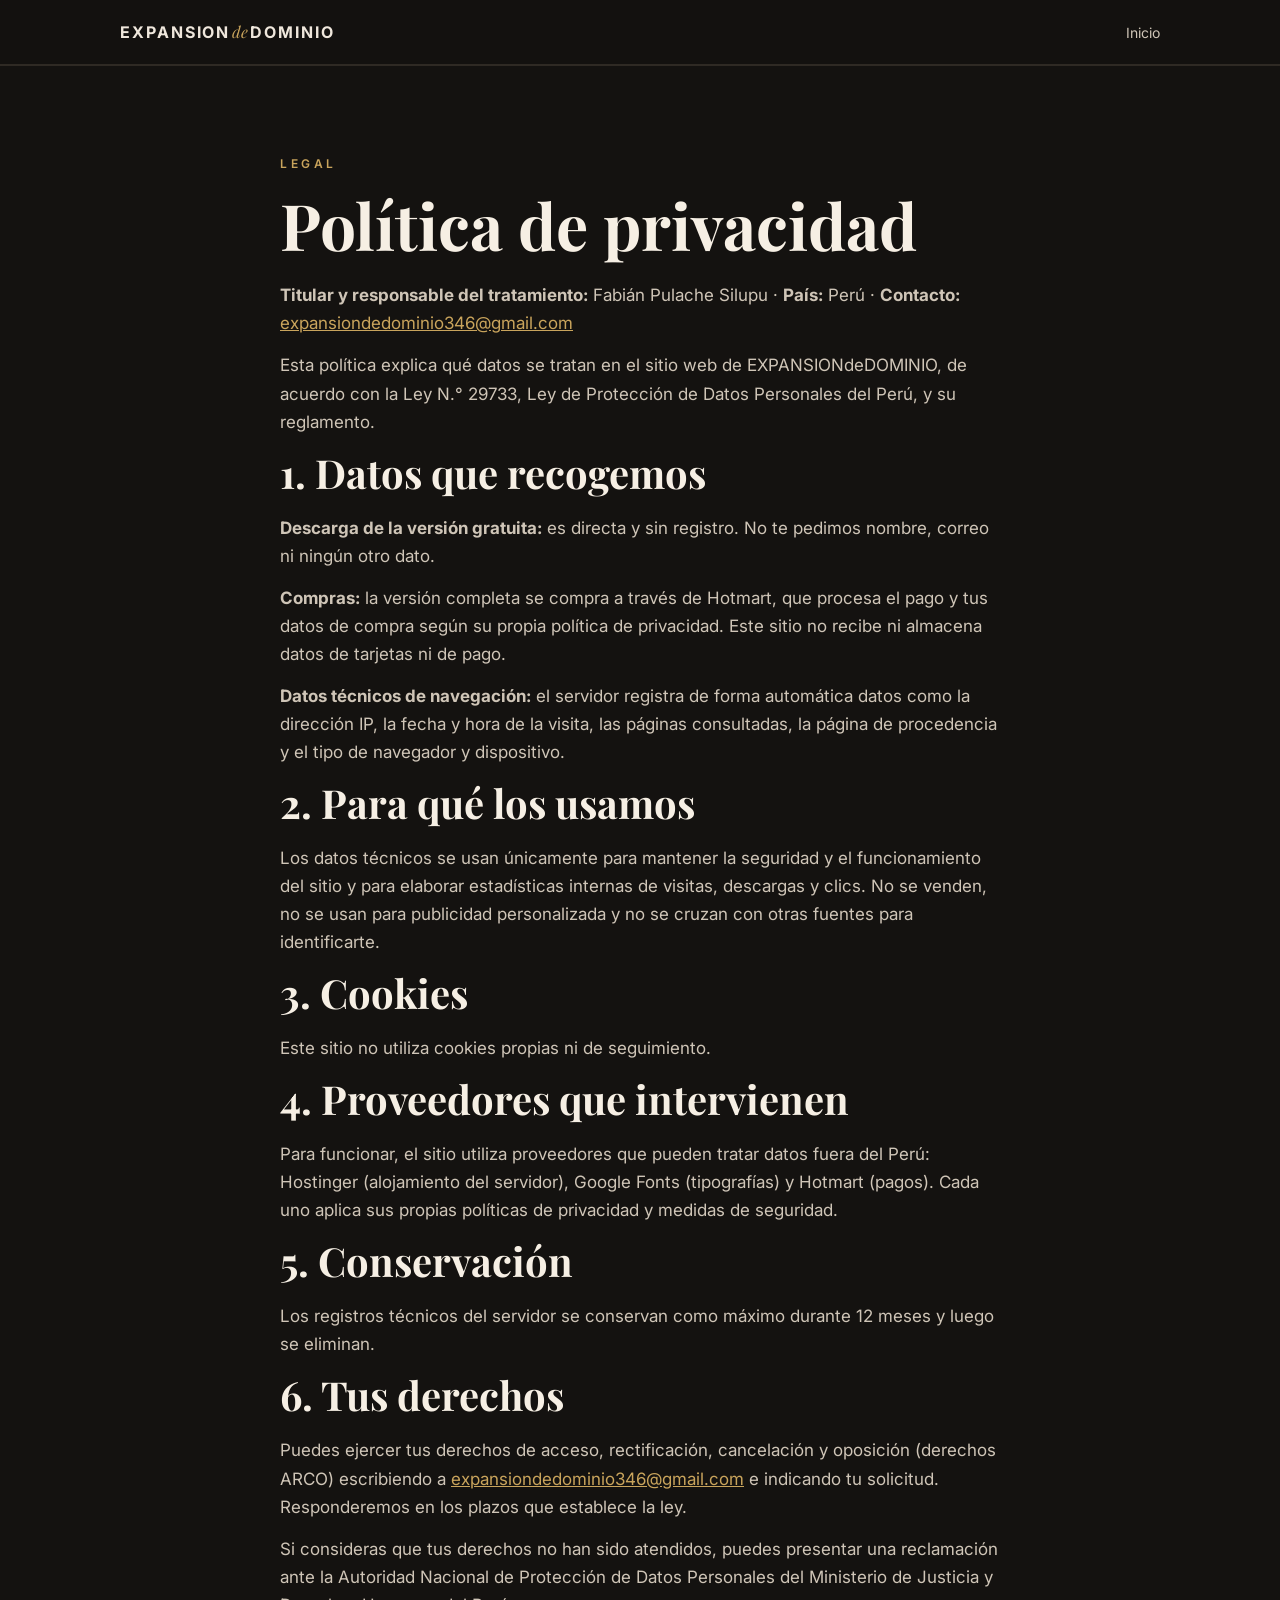
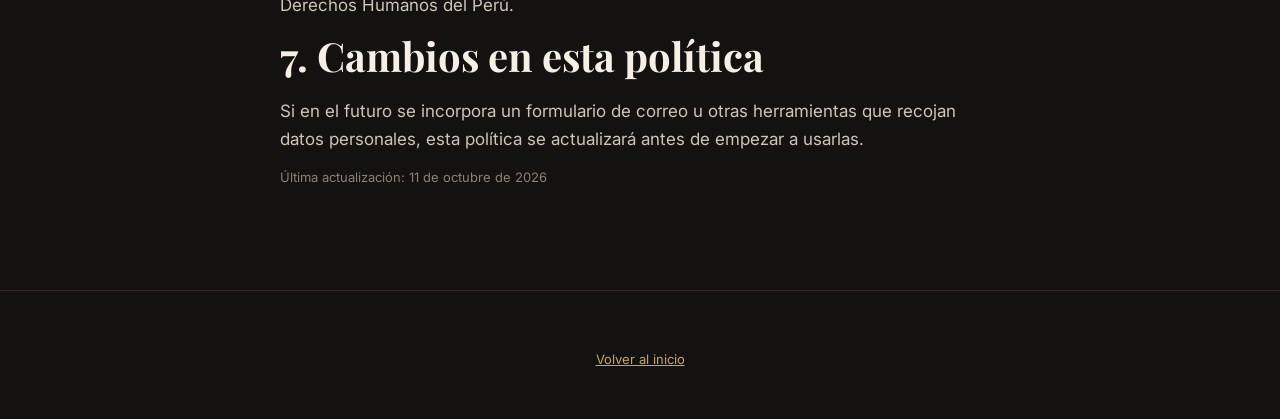
<file: site/privacidad.html>
<!doctype html><html lang="es"><head><meta charset="utf-8"><meta name="viewport" content="width=device-width, initial-scale=1"><title>Política de privacidad · EXPANSIONdeDOMINIO</title>
<meta name="description" content="Política de privacidad de EXPANSIONdeDOMINIO.">
<link rel="icon" href="__SITE__/favicon.ico" sizes="any">
<link rel="icon" type="image/png" sizes="32x32" href="__SITE__/favicon-32.png">
<link rel="apple-touch-icon" href="__SITE__/apple-touch-icon.png">
<meta name="theme-color" content="#141210">
<link href="https://fonts.googleapis.com/css2?family=Inter:wght@400;600;700&family=Playfair+Display:ital,wght@0,600;0,700;1,400&display=swap" rel="stylesheet"><link rel="stylesheet" href="estilos.css"></head>
<body><header class="top"><div class="wrap top-in"><a href="./" class="logo">EXPANSION<span>de</span>DOMINIO</a><nav><a href="./">Inicio</a></nav></div></header>
<main class="block"><div class="wrap narrow"><div class="kicker">Legal</div><h1>Política de privacidad</h1>
<p><strong>Titular y responsable del tratamiento:</strong> Fabián Pulache Silupu · <strong>País:</strong> Perú · <strong>Contacto:</strong> <a href="mailto:expansiondedominio346@gmail.com">expansiondedominio346@gmail.com</a></p>
<p>Esta política explica qué datos se tratan en el sitio web de EXPANSIONdeDOMINIO, de acuerdo con la Ley N.° 29733, Ley de Protección de Datos Personales del Perú, y su reglamento.</p>
<h2>1. Datos que recogemos</h2>
<p><strong>Descarga de la versión gratuita:</strong> es directa y sin registro. No te pedimos nombre, correo ni ningún otro dato.</p>
<p><strong>Compras:</strong> la versión completa se compra a través de Hotmart, que procesa el pago y tus datos de compra según su propia política de privacidad. Este sitio no recibe ni almacena datos de tarjetas ni de pago.</p>
<p><strong>Datos técnicos de navegación:</strong> el servidor registra de forma automática datos como la dirección IP, la fecha y hora de la visita, las páginas consultadas, la página de procedencia y el tipo de navegador y dispositivo.</p>
<h2>2. Para qué los usamos</h2>
<p>Los datos técnicos se usan únicamente para mantener la seguridad y el funcionamiento del sitio y para elaborar estadísticas internas de visitas, descargas y clics. No se venden, no se usan para publicidad personalizada y no se cruzan con otras fuentes para identificarte.</p>
<h2>3. Cookies</h2>
<p>Este sitio no utiliza cookies propias ni de seguimiento.</p>
<h2>4. Proveedores que intervienen</h2>
<p>Para funcionar, el sitio utiliza proveedores que pueden tratar datos fuera del Perú: Hostinger (alojamiento del servidor), Google Fonts (tipografías) y Hotmart (pagos). Cada uno aplica sus propias políticas de privacidad y medidas de seguridad.</p>
<h2>5. Conservación</h2>
<p>Los registros técnicos del servidor se conservan como máximo durante 12 meses y luego se eliminan.</p>
<h2>6. Tus derechos</h2>
<p>Puedes ejercer tus derechos de acceso, rectificación, cancelación y oposición (derechos ARCO) escribiendo a <a href="mailto:expansiondedominio346@gmail.com">expansiondedominio346@gmail.com</a> e indicando tu solicitud. Responderemos en los plazos que establece la ley.</p>
<p>Si consideras que tus derechos no han sido atendidos, puedes presentar una reclamación ante la Autoridad Nacional de Protección de Datos Personales del Ministerio de Justicia y Derechos Humanos del Perú.</p>
<h2>7. Cambios en esta política</h2>
<p>Si en el futuro se incorpora un formulario de correo u otras herramientas que recojan datos personales, esta política se actualizará antes de empezar a usarlas.</p>
<p class="small">Última actualización: 11 de octubre de 2026</p></div></main>
<footer><div class="wrap"><p class="small"><a href="./">Volver al inicio</a></p></div></footer></body></html>
</file>
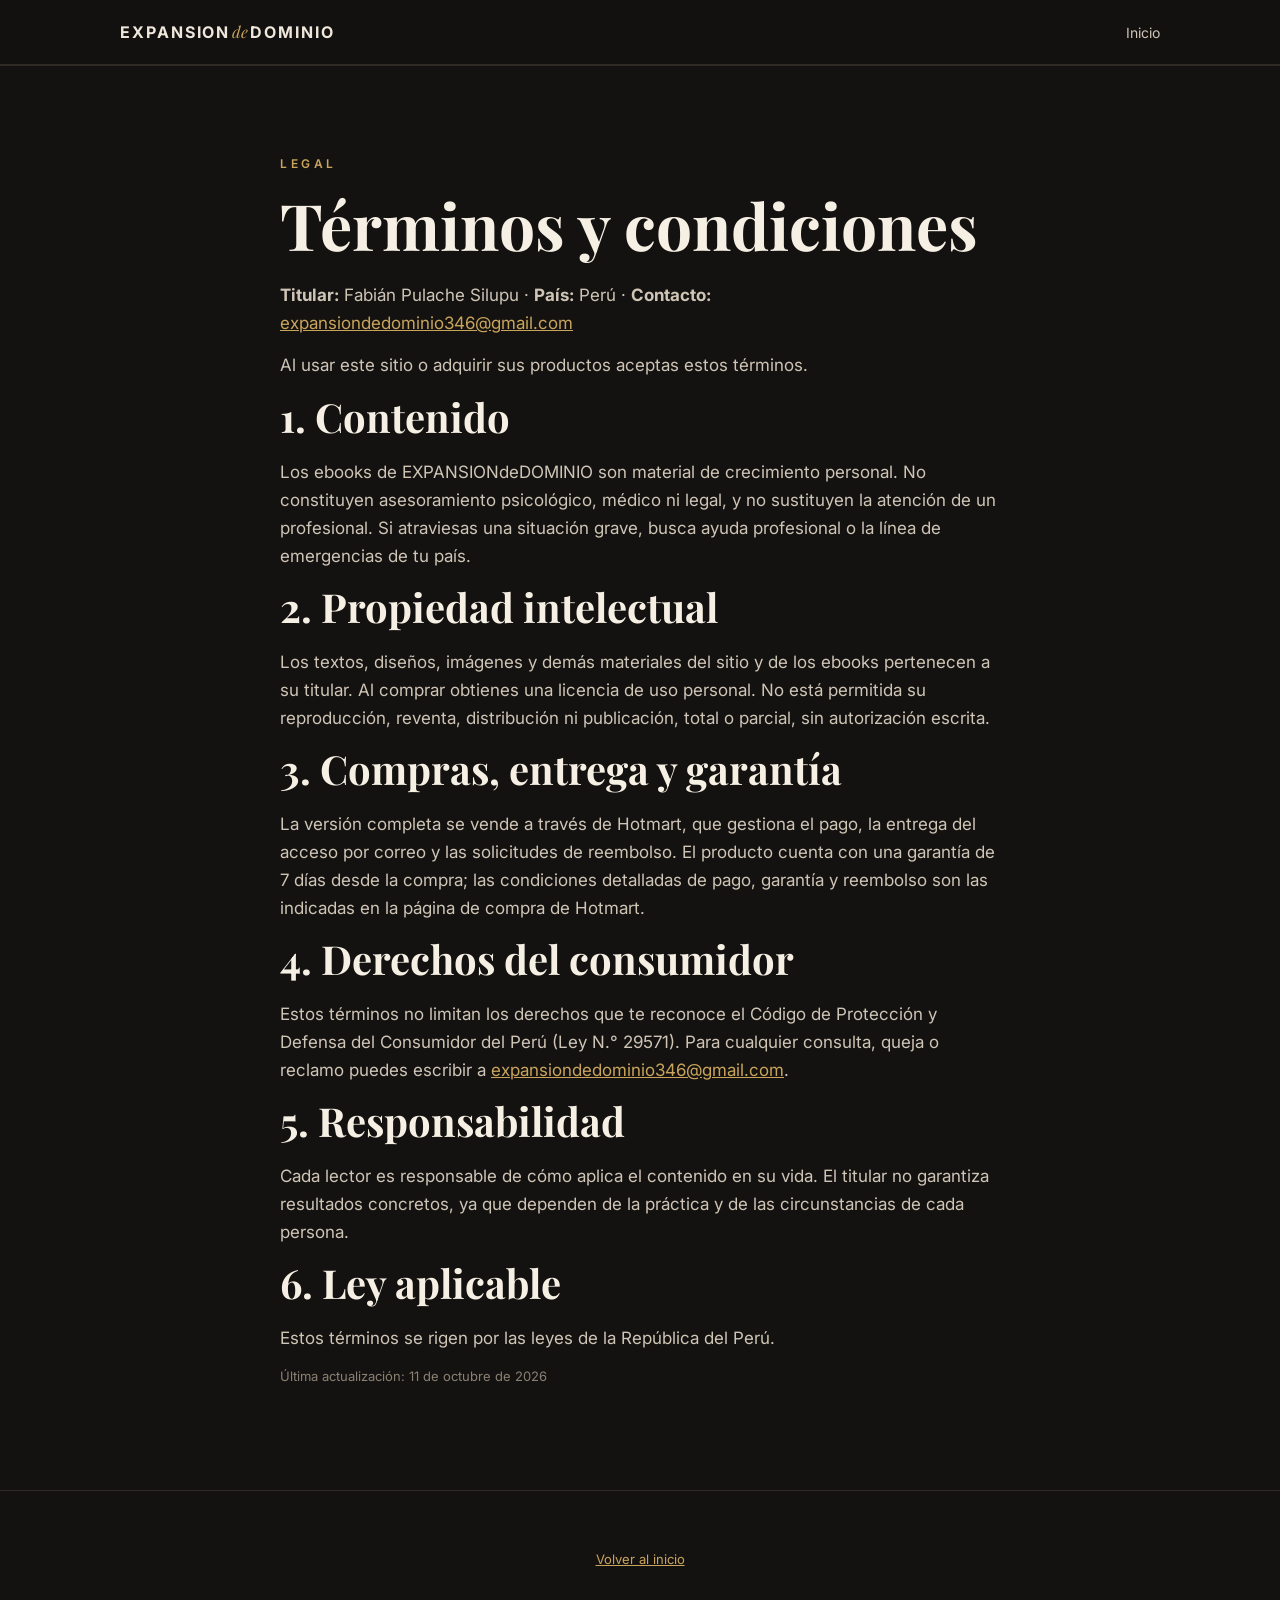
<file: site/terminos.html>
<!doctype html><html lang="es"><head><meta charset="utf-8"><meta name="viewport" content="width=device-width, initial-scale=1"><title>Términos y condiciones · EXPANSIONdeDOMINIO</title>
<meta name="description" content="Términos de uso de EXPANSIONdeDOMINIO.">
<link rel="icon" href="__SITE__/favicon.ico" sizes="any">
<link rel="icon" type="image/png" sizes="32x32" href="__SITE__/favicon-32.png">
<link rel="apple-touch-icon" href="__SITE__/apple-touch-icon.png">
<meta name="theme-color" content="#141210">
<link href="https://fonts.googleapis.com/css2?family=Inter:wght@400;600;700&family=Playfair+Display:ital,wght@0,600;0,700;1,400&display=swap" rel="stylesheet"><link rel="stylesheet" href="estilos.css"></head>
<body><header class="top"><div class="wrap top-in"><a href="./" class="logo">EXPANSION<span>de</span>DOMINIO</a><nav><a href="./">Inicio</a></nav></div></header>
<main class="block"><div class="wrap narrow"><div class="kicker">Legal</div><h1>Términos y condiciones</h1>
<p><strong>Titular:</strong> Fabián Pulache Silupu · <strong>País:</strong> Perú · <strong>Contacto:</strong> <a href="mailto:expansiondedominio346@gmail.com">expansiondedominio346@gmail.com</a></p>
<p>Al usar este sitio o adquirir sus productos aceptas estos términos.</p>
<h2>1. Contenido</h2>
<p>Los ebooks de EXPANSIONdeDOMINIO son material de crecimiento personal. No constituyen asesoramiento psicológico, médico ni legal, y no sustituyen la atención de un profesional. Si atraviesas una situación grave, busca ayuda profesional o la línea de emergencias de tu país.</p>
<h2>2. Propiedad intelectual</h2>
<p>Los textos, diseños, imágenes y demás materiales del sitio y de los ebooks pertenecen a su titular. Al comprar obtienes una licencia de uso personal. No está permitida su reproducción, reventa, distribución ni publicación, total o parcial, sin autorización escrita.</p>
<h2>3. Compras, entrega y garantía</h2>
<p>La versión completa se vende a través de Hotmart, que gestiona el pago, la entrega del acceso por correo y las solicitudes de reembolso. El producto cuenta con una garantía de 7 días desde la compra; las condiciones detalladas de pago, garantía y reembolso son las indicadas en la página de compra de Hotmart.</p>
<h2>4. Derechos del consumidor</h2>
<p>Estos términos no limitan los derechos que te reconoce el Código de Protección y Defensa del Consumidor del Perú (Ley N.° 29571). Para cualquier consulta, queja o reclamo puedes escribir a <a href="mailto:expansiondedominio346@gmail.com">expansiondedominio346@gmail.com</a>.</p>
<h2>5. Responsabilidad</h2>
<p>Cada lector es responsable de cómo aplica el contenido en su vida. El titular no garantiza resultados concretos, ya que dependen de la práctica y de las circunstancias de cada persona.</p>
<h2>6. Ley aplicable</h2>
<p>Estos términos se rigen por las leyes de la República del Perú.</p>
<p class="small">Última actualización: 11 de octubre de 2026</p></div></main>
<footer><div class="wrap"><p class="small"><a href="./">Volver al inicio</a></p></div></footer></body></html>
</file>
<file: site/estilos.css>
:root {
  --bg: #141210;
  --bg-alt: #1b1815;
  --line: #2f2a24;
  --cream: #efe7dc;
  --cream-soft: #cfc5b7;
  --muted: #8a8073;
  --gold: #C9A45C;
  --gold-dark: #a8823c;
  --serif: "Playfair Display", "Liberation Serif", Georgia, serif;
  --sans: "Inter", "DejaVu Sans", Arial, sans-serif;
}

* { box-sizing: border-box; margin: 0; padding: 0; }
html { scroll-behavior: smooth; }
body { background: var(--bg); color: var(--cream); font-family: var(--sans); font-size: 17px; line-height: 1.65; -webkit-font-smoothing: antialiased; }
img { max-width: 100%; height: auto; display: block; }
a { color: var(--gold); }

.wrap { width: 100%; max-width: 1080px; margin: 0 auto; padding: 0 20px; }
.narrow { max-width: 760px; margin-left: auto; margin-right: auto; }
.center { text-align: center; }

/* Cabecera */
.top { position: sticky; top: 0; z-index: 10; background: rgba(20, 18, 16, .92); backdrop-filter: blur(6px); border-bottom: 1px solid var(--line); }
.top-in { display: flex; align-items: center; justify-content: space-between; height: 64px; }
.logo { font-family: var(--sans); font-weight: 700; letter-spacing: .12em; color: var(--cream); text-decoration: none; font-size: 16px; }
.logo span { font-family: var(--serif); font-style: italic; font-weight: 400; color: var(--gold); letter-spacing: 0; margin: 0 2px; text-transform: lowercase; }
nav a { color: var(--cream-soft); text-decoration: none; font-size: 14px; margin-left: 24px; }
nav a:hover { color: var(--gold); }

/* Tipografía */
.kicker { font-size: 12px; letter-spacing: .3em; text-transform: uppercase; color: var(--gold); font-weight: 600; margin-bottom: 14px; }
.kicker.muted { color: var(--muted); }
h1, h2, h3, h4 { font-family: var(--serif); line-height: 1.15; color: #f6efe4; }
h1 { font-size: clamp(38px, 6vw, 64px); margin-bottom: 20px; }
h1 span, .gold { color: var(--gold); }
h2 { font-size: clamp(28px, 4vw, 40px); margin-bottom: 18px; }
h3 { font-size: 24px; margin-bottom: 16px; }
h4 { font-size: 19px; margin-bottom: 6px; }
p { margin-bottom: 14px; color: var(--cream-soft); }
.lead { font-size: 20px; max-width: 540px; }
.small { font-size: 13px; color: var(--muted); margin-top: 10px; }
.note { font-family: var(--serif); font-style: italic; font-size: 20px; color: var(--cream); }

/* Botones */
.ctas { display: flex; flex-wrap: wrap; gap: 14px; margin-top: 28px; }
.ctas.center { justify-content: center; }
.btn { display: inline-block; text-decoration: none; font-weight: 700; font-size: 14px; letter-spacing: .12em; text-transform: uppercase; padding: 16px 26px; border-radius: 2px; transition: transform .15s, background .15s; text-align: center; }
.btn:hover { transform: translateY(-2px); }
.btn-gold { background: var(--gold); color: #141210; }
.btn-gold:hover { background: #d8b46d; }
.btn-line { border: 1px solid var(--gold); color: var(--gold); }
.btn-line:hover { background: rgba(201, 164, 92, .1); }
.btn-big { font-size: 16px; padding: 20px 36px; }

/* Secciones */
.block { padding: 88px 0; border-top: 1px solid var(--line); }
.block.alt { background: var(--bg-alt); }
.top-gap { margin-top: 56px; }

.hero { padding: 72px 0 88px; }
.hero-in { display: grid; grid-template-columns: 1.3fr 1fr; gap: 48px; align-items: center; }
.hero-img img { max-width: 380px; margin-left: auto; box-shadow: 0 30px 60px rgba(0, 0, 0, .6); border: 1px solid var(--line); }

.split { display: grid; grid-template-columns: 320px 1fr; gap: 48px; align-items: center; }
.split-img img { box-shadow: 0 24px 48px rgba(0, 0, 0, .55); border: 1px solid var(--line); }
.two { display: grid; grid-template-columns: 1fr 1fr; gap: 48px; }

/* Listas */
.checks, .crosses { list-style: none; }
.checks li, .crosses li { position: relative; padding-left: 30px; margin-bottom: 12px; color: var(--cream); }
.checks li::before { content: "—"; position: absolute; left: 0; color: var(--gold); font-weight: 700; }
.crosses li::before { content: "✕"; position: absolute; left: 2px; color: var(--muted); }
.punch { font-family: var(--serif); font-size: 26px; color: var(--cream); margin-top: 28px; }
.punch span { color: var(--gold); }

/* Tarjetas de bloques */
.cards { display: grid; grid-template-columns: repeat(4, 1fr); gap: 16px; }
.card { border: 1px solid var(--line); padding: 22px 20px; background: var(--bg); }
.card span { font-family: var(--serif); font-size: 30px; color: var(--gold); display: block; margin-bottom: 8px; }
.card p { font-size: 14px; margin: 0; }

/* Muestra */
.sample { max-width: 720px; margin: 0 auto; border: 1px solid var(--line); background: var(--bg); padding: 36px; }
.sample-meta { display: flex; justify-content: space-between; align-items: baseline; border-bottom: 1px solid var(--line); padding-bottom: 12px; margin-bottom: 16px; }
.sample-meta .num { font-weight: 700; color: var(--gold); font-size: 34px; line-height: 1; }
.sample-meta .lvl { font-size: 11px; letter-spacing: .25em; text-transform: uppercase; color: var(--cream-soft); border: 1px solid #5a5248; padding: 4px 10px; }
.sample h4 { font-size: 26px; margin-bottom: 18px; }
.sample-label { font-size: 11px; letter-spacing: .25em; text-transform: uppercase; color: var(--gold); font-weight: 600; margin: 18px 0 6px; }
.sample-rule { border-top: 1px solid var(--gold); border-bottom: 1px solid var(--gold); text-align: center; padding: 20px; margin-top: 26px; }
.sample-rule .sample-label { color: var(--muted); margin-top: 0; }
.sample-rule p { color: var(--gold); font-family: var(--serif); font-weight: 700; font-size: 20px; margin: 0; }

/* Compra */
.buy { text-align: center; margin-top: 56px; }
.price { font-family: var(--serif); font-size: 44px; color: var(--cream); margin-bottom: 18px; }

/* Tabla */
.table-wrap { overflow-x: auto; }
table { width: 100%; border-collapse: collapse; margin-top: 10px; }
th, td { padding: 14px 12px; border-bottom: 1px solid var(--line); text-align: center; color: var(--cream); }
th { font-size: 12px; letter-spacing: .2em; text-transform: uppercase; color: var(--gold); }
td:first-child, th:first-child { text-align: left; }
td:last-child { color: var(--gold); font-weight: 700; }

/* Preguntas */
details { border-bottom: 1px solid var(--line); padding: 18px 0; }
summary { cursor: pointer; font-weight: 600; color: var(--cream); list-style: none; position: relative; padding-right: 30px; }
summary::-webkit-details-marker { display: none; }
summary::after { content: "+"; position: absolute; right: 0; color: var(--gold); font-size: 22px; line-height: 1; }
details[open] summary::after { content: "−"; }
details p { margin: 12px 0 0; }

/* Cierre */
.final { background: linear-gradient(180deg, var(--bg) 0%, #0d0c0a 100%); }
.closing { font-family: var(--serif); font-size: clamp(24px, 3.4vw, 34px); color: var(--cream); line-height: 1.3; }
.closing span { color: var(--gold); }

/* Pie */
footer { border-top: 1px solid var(--line); padding: 48px 0; text-align: center; }
footer .logo { display: inline-block; margin-bottom: 16px; }
footer p { max-width: 640px; margin: 10px auto 0; }

/* Móvil */
@media (max-width: 860px) {
  .hero-in, .split, .two { grid-template-columns: 1fr; }
  .hero-img img { margin: 0 auto; max-width: 280px; }
  .split-img img { max-width: 260px; margin: 0 auto; }
  .cards { grid-template-columns: 1fr 1fr; }
  nav a { margin-left: 14px; font-size: 13px; }
}
@media (max-width: 560px) {
  body { font-size: 16px; }
  nav { display: none; }
  .block { padding: 64px 0; }
  .cards { grid-template-columns: 1fr; }
  .btn { width: 100%; }
  .sample { padding: 24px 18px; }
  .logo { font-size: 14px; }
}

/* Página de inicio (marca y catálogo) */
.home-hero { padding: 96px 0 104px; }
.brand-big { font-family: var(--sans); font-weight: 700; letter-spacing: .14em; font-size: clamp(22px, 4vw, 34px); color: var(--cream); margin-bottom: 28px; }
.brand-big span { font-family: var(--serif); font-style: italic; font-weight: 400; color: var(--gold); letter-spacing: 0; margin: 0 4px; }
.center-lead { margin: 0 auto; }
.pillars { display: grid; grid-template-columns: repeat(3, 1fr); gap: 20px; margin-bottom: 36px; }
.pillar { border: 1px solid var(--line); background: var(--bg); padding: 28px 24px; }
.pillar span { font-weight: 700; color: var(--gold); font-size: 14px; letter-spacing: .2em; display: block; margin-bottom: 10px; }
.pillar p { margin: 0; font-size: 15px; }
.catalog { display: grid; gap: 28px; margin-top: 40px; }
.book { display: grid; grid-template-columns: 240px 1fr; gap: 40px; align-items: center; border: 1px solid var(--line); background: var(--bg-alt); padding: 32px; }
.book-cover img { box-shadow: 0 20px 40px rgba(0, 0, 0, .55); border: 1px solid var(--line); }
.book h3 { font-size: 30px; margin-bottom: 4px; }
.book-sub { color: var(--gold); font-family: var(--serif); font-style: italic; font-size: 18px; }
.book .ctas { margin-top: 20px; }
.book.soon { opacity: .75; }
.soon-cover { aspect-ratio: 210 / 297; border: 1px dashed #5a5248; display: flex; align-items: center; justify-content: center; }
.soon-cover span { font-size: 12px; letter-spacing: .3em; text-transform: uppercase; color: var(--muted); }
@media (max-width: 860px) {
  .pillars { grid-template-columns: 1fr; }
  .book { grid-template-columns: 1fr; padding: 24px; }
  .book-cover img, .soon-cover { max-width: 220px; margin: 0 auto; }
}
.price-note { display: block; font-family: var(--sans); font-size: 12px; letter-spacing: .25em; text-transform: uppercase; color: var(--muted); margin-top: 4px; }

/* Barra fija de compra en móvil */
.mobile-buy { display: none; }
@media (max-width: 860px) {
  .mobile-buy { display: flex; align-items: center; justify-content: space-between; gap: 12px; position: fixed; left: 0; right: 0; bottom: 0; z-index: 20; background: rgba(20, 18, 16, .97); border-top: 1px solid var(--gold); padding: 10px 16px calc(10px + env(safe-area-inset-bottom)); }
  .mobile-buy-text { display: flex; flex-direction: column; line-height: 1.2; }
  .mobile-buy-text strong { color: var(--cream); font-size: 14px; }
  .mobile-buy-text span { color: var(--gold); font-size: 13px; }
  .mobile-buy .btn { width: auto; padding: 12px 22px; flex: none; }
  body:has(.mobile-buy) { padding-bottom: 76px; }
}

/* Galería "Mira por dentro" */
.gallery-hint { margin-top: -6px; margin-bottom: 22px; }
.gallery { display: grid; grid-template-columns: repeat(3, 1fr); gap: 20px; max-width: 900px; margin: 0 auto; }
.gallery a { display: block; text-decoration: none; }
.gallery img { border: 1px solid var(--line); box-shadow: 0 18px 36px rgba(0, 0, 0, .5); transition: transform .2s; }
.gallery a:hover img { transform: translateY(-4px); }
.gallery span { display: block; text-align: center; font-size: 12px; letter-spacing: .2em; text-transform: uppercase; color: var(--gold); margin-top: 12px; }
@media (max-width: 700px) {
  .gallery { grid-template-columns: 1fr; max-width: 300px; }
}
.book.featured { border-color: var(--gold); }
section[id] { scroll-margin-top: 72px; }


/* Tarjetas en grupos de 3 */
.cards.cards-3 { grid-template-columns: repeat(3, 1fr); }
@media (max-width: 860px) { .cards.cards-3 { grid-template-columns: 1fr; } }
</file>
